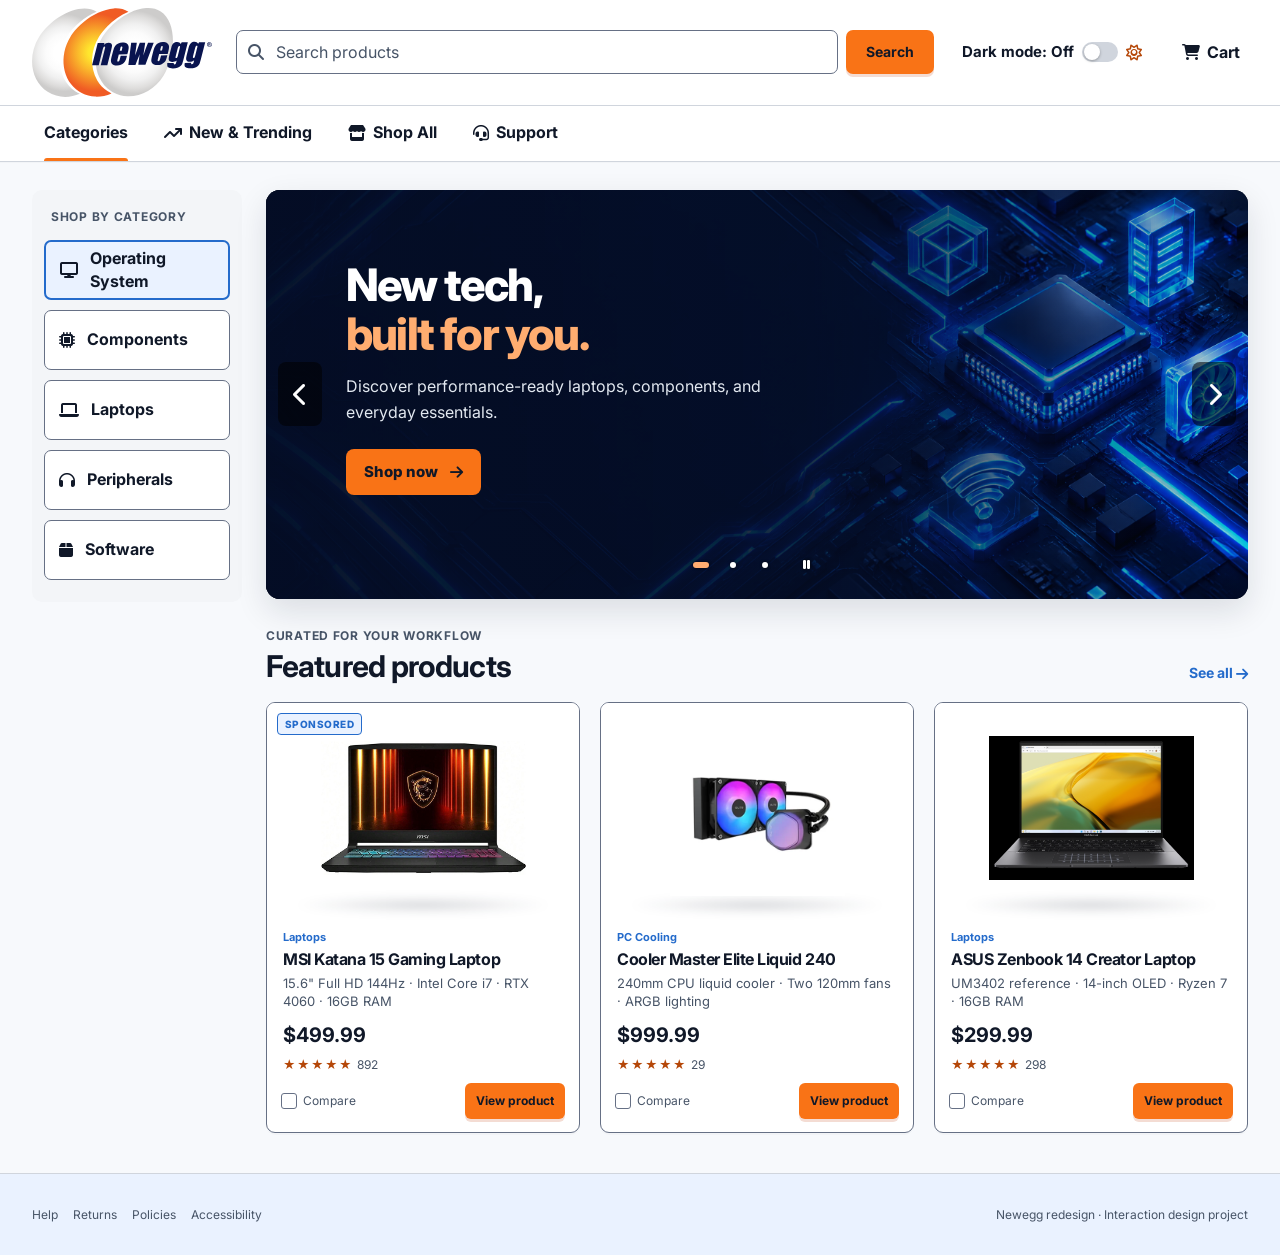
<file: index.html>
<!doctype html>
<html lang="en">

<head>
  <meta charset="UTF-8" />
  <meta name="viewport" content="width=device-width, initial-scale=1.0" />
  <meta name="description" content="Responsive Newegg redesign prototype for an interaction design course." />
  <title>Newegg Redesign | Home</title>
  <link rel="preconnect" href="https://fonts.googleapis.com" />
  <link rel="preconnect" href="https://fonts.gstatic.com" crossorigin />
  <link href="https://fonts.googleapis.com/css2?family=Inter:wght@400;500;600;700;800&display=swap" rel="stylesheet" />
  <link rel="stylesheet" href="https://cdnjs.cloudflare.com/ajax/libs/font-awesome/6.7.2/css/all.min.css" />
  <link rel="stylesheet" href="./styles.css" />
  <script>
    // Apply the saved theme before displaying the page.
    try {
      document.documentElement.dataset.theme =
        localStorage.getItem("theme") === "dark" ? "dark" : "light";
    } catch (error) {
      document.documentElement.dataset.theme = "light";
    }
  </script>
</head>

<body class="page-home">
  <a class="skip-link" href="#main-content">Skip to content</a>

  <header class="site-header">
    <div class="header-main shell">
      <button class="hamburger" type="button" data-menu-toggle aria-controls="mobile-navigation"
        aria-label="Open navigation" aria-expanded="false">
        <i class="fa-solid fa-bars"></i>
      </button>
      <a class="brand" href="index.html" aria-label="Newegg home">
        <img class="brand-logo" src="./assets/newegg-logo.svg" alt="Newegg" />
      </a>
      <form class="search-form desktop-search" data-search-form>
        <label class="sr-only" for="desktop-search">Search products</label>
        <div class="search-input-wrap"><i class="fa-solid fa-magnifying-glass"></i><input id="desktop-search"
            name="query" placeholder="Search products" /></div>
        <button class="btn btn-primary" type="submit">Search</button>
      </form>
      <div class="header-actions">
        <button class="theme-control" type="button" data-theme-toggle aria-label="Switch color theme"><span
            class="theme-label">Dark mode</span><span class="switch"><i></i></span><span class="theme-icon"><i
              class="fa-regular fa-sun"></i></span></button>
        <a class="cart-link" href="product.html" aria-label="Cart"><i class="fa-solid fa-cart-shopping"></i><span
            class="desktop-only">Cart</span><b class="cart-count" hidden>0</b></a>
      </div>
    </div>
    <div class="mobile-search shell">
      <form class="search-form" data-search-form>
        <label class="sr-only" for="mobile-search">Search products</label>
        <div class="search-input-wrap"><i class="fa-solid fa-magnifying-glass"></i><input id="mobile-search"
            name="query" placeholder="Search products" /></div>
        <button class="btn btn-primary" type="submit">Search</button>
      </form>
    </div>
    <nav class="desktop-nav" aria-label="Primary navigation">
      <div class="shell nav-inner">
        <a class="nav-link is-active" href="index.html"><span>Categories</span></a>
        <a class="nav-link" href="search.html"><i class="fa-solid fa-arrow-trend-up"></i><span>New &amp;
            Trending</span></a>
        <a class="nav-link" href="search.html"><i class="fa-solid fa-store" aria-hidden="true"></i><span>Shop
            All</span></a>
        <a class="nav-link" href="support.html"><i class="fa-solid fa-headset"></i><span>Support</span></a>
      </div>
    </nav>
    <div class="mobile-menu" id="mobile-navigation" aria-hidden="true">
      <div class="mobile-menu__backdrop" data-menu-close></div>
      <nav class="mobile-menu__panel" aria-label="Mobile navigation">
        <p>Explore</p>
        <a class="mobile-nav-link is-active" href="index.html"><i class="fa-solid fa-display"></i><span>Home</span><i
            class="fa-solid fa-arrow-right"></i></a>
        <a class="mobile-nav-link" href="search.html"><i class="fa-solid fa-arrow-trend-up"></i><span>New &amp;
            Trending</span><i class="fa-solid fa-arrow-right"></i></a>
        <a class="mobile-nav-link" href="search.html">
          <i class="fa-solid fa-store" aria-hidden="true"></i>
          <span>Shop All</span>
          <i class="fa-solid fa-arrow-right" aria-hidden="true"></i>
        </a>
        <a class="mobile-nav-link" href="support.html"><i class="fa-solid fa-headset"></i><span>Support</span><i
            class="fa-solid fa-arrow-right"></i></a>
        <button class="mobile-menu__theme" type="button" data-theme-toggle><i class="fa-regular fa-moon"></i> Switch to
          dark mode</button>
      </nav>
    </div>
  </header>

  <main id="main-content" class="page">
    <section class="home-grid shell">
      <aside class="category-rail" aria-label="Shop by category">
        <div class="section-kicker">Shop by category</div>
        <button class="category-button is-selected" type="button"><i class="fa-solid fa-display"></i><span>Operating
            System</span></button>
        <button class="category-button" type="button"><i
            class="fa-solid fa-microchip"></i><span>Components</span></button>
        <button class="category-button" type="button"><i class="fa-solid fa-laptop"></i><span>Laptops</span></button>
        <button class="category-button" type="button"><i
            class="fa-solid fa-headphones"></i><span>Peripherals</span></button>
        <button class="category-button" type="button"><i class="fa-solid fa-box"></i><span>Software</span></button>
      </aside>

      <div class="home-main">
        <section class="promo-carousel" data-promo-carousel aria-label="Featured promotions"
          aria-roledescription="carousel">

          <div class="promo-viewport">
            <div class="promo-track">

              <div class="promo-slide promo-slide--tech" role="group" aria-roledescription="slide"
                aria-label="1 of 3: New technology">

                <div class="promo-copy">
                  <h1>New tech,<br><span>built for you.</span></h1>

                  <p>
                    Discover performance-ready laptops, components,
                    and everyday essentials.
                  </p>

                  <a class="promo-button" href="search.html">
                    Shop now
                    <i class="fa-solid fa-arrow-right" aria-hidden="true"></i>
                  </a>
                </div>
              </div>

              <div class="promo-slide promo-slide--banner" role="group" aria-roledescription="slide"
                aria-label="2 of 3: Made for gaming" aria-hidden="true" inert>

                <a class="promo-banner-link" href="search.html">
                  <img src="./assets/banner2.png" width="1880" height="780"
                    alt="Made for gaming. Shop PCs, consoles, monitors, games, and accessories." />
                </a>

                <div class="promo-mobile-copy">
                  <h2>Made for gaming</h2>
                  <p>PCs, consoles, monitors, and accessories for your setup.</p>
                  <a class="promo-button" href="search.html">
                    Shop gaming
                    <i class="fa-solid fa-arrow-right" aria-hidden="true"></i>
                  </a>
                </div>
              </div>

              <div class="promo-slide promo-slide--banner" role="group" aria-roledescription="slide"
                aria-label="3 of 3: ASUS laptop promotion" aria-hidden="true" inert>

                <a class="promo-banner-link" href="search.html">
                  <img src="./assets/banner3.png" width="943" height="387"
                    alt="Top gifts. Top deals. Give ASUS. Explore ASUS laptop offers." />
                </a>

                <div class="promo-mobile-copy">
                  <h2>Top gifts. Top deals.</h2>
                  <p>Explore ASUS laptops for your next upgrade.</p>
                  <a class="promo-button" href="search.html">
                    Shop ASUS
                    <i class="fa-solid fa-arrow-right" aria-hidden="true"></i>
                  </a>
                </div>
              </div>


            </div>
          </div>

          <div class="promo-controls">
            <button class="promo-arrow promo-arrow--prev" type="button" data-promo-prev aria-label="Previous promotion">
              <i class="fa-solid fa-chevron-left" aria-hidden="true"></i>
            </button>

            <button class="promo-arrow promo-arrow--next" type="button" data-promo-next aria-label="Next promotion">
              <i class="fa-solid fa-chevron-right" aria-hidden="true"></i>
            </button>

            <div class="promo-dots" role="group" aria-label="Choose a promotion">
              <button class="promo-dot" type="button" data-promo-dot="0" aria-label="Show promotion 1"
                aria-pressed="true"></button>

              <button class="promo-dot" type="button" data-promo-dot="1" aria-label="Show promotion 2"
                aria-pressed="false"></button>

              <button class="promo-dot" type="button" data-promo-dot="2" aria-label="Show promotion 3"
                aria-pressed="false"></button>
            </div>

            <button class="promo-pause" type="button" data-promo-pause aria-label="Pause automatic promotions">
              <i class="fa-solid fa-pause" aria-hidden="true"></i>
            </button>
          </div>

          <p class="sr-only" data-promo-status role="status" aria-live="polite" aria-atomic="true"></p>
        </section>

        <section class="featured-section">
          <div class="section-heading">
            <div><span class="section-kicker">Curated for your workflow</span>
              <h2>Featured products</h2>
            </div><a class="text-link" href="search.html">See all <i class="fa-solid fa-arrow-right"></i></a>
          </div>
          <div class="featured-grid">
            <article class="product-card">
              <div class="product-card__media"><span class="sponsored">Sponsored</span><img class="product-image"
                  src="./assets/MSIKatana.png" alt="Katana 15 Gaming Laptop" /></div>
              <div class="product-card__body">
                <p class="product-card__eyebrow">Laptops</p>
                <h3>MSI Katana 15 Gaming Laptop</h3>
                <p class="product-card__desc">15.6&quot; FHD 144 Hz | Intel Core i7 | RTX 4060 | 16GB RAM</p>
                <div class="product-card__price">$499.99</div>
                <div class="rating">★★★★★ <span>892</span></div>
              </div>
              <div class="product-card__actions"><label class="compare-check"><input type="checkbox"
                    data-compare /><span></span>Compare</label><a class="btn btn-primary btn-sm"
                  href="product.html">View product</a></div>
            </article>
            <article class="product-card">
              <div class="product-card__media"><img class="product-image" src="./assets/CoolerMaster.png"
                  alt="Elite Liquid desktop" /></div>
              <div class="product-card__body">
                <p class="product-card__eyebrow">Components</p>
                <h3>Cooler Master Elite Liquid 240</h3>
                <p class="product-card__desc">Quiet performance desktop for gaming and streaming.</p>
                <div class="product-card__price">$999.99</div>
                <div class="rating">★★★★★ <span>29</span></div>
              </div>
              <div class="product-card__actions"><label class="compare-check"><input type="checkbox"
                    data-compare /><span></span>Compare</label><a class="btn btn-primary btn-sm"
                  href="product.html">View product</a></div>
            </article>
            <article class="product-card">
              <div class="product-card__media"><img class="product-image" src="./assets/AsusZenbook.png"
                  alt="Zenbook creator laptop" /></div>
              <div class="product-card__body">
                <p class="product-card__eyebrow">Laptops</p>
                <h3>ASUS Zenbook 14 Laptop</h3>
                <p class="product-card__desc">14&quot; 2.8K OLED | AMD Ryzen 7 | 16GB RAM</p>
                <div class="product-card__price">$1,299.99</div>
                <div class="rating">★★★★★ <span>291</span></div>
              </div>
              <div class="product-card__actions"><label class="compare-check"><input type="checkbox"
                    data-compare /><span></span>Compare</label><a class="btn btn-primary btn-sm"
                  href="product.html">View product</a></div>
            </article>
          </div>
        </section>
      </div>
    </section>
  </main>

  <footer class="site-footer">
    <div class="shell"><span>Help</span><span>Returns</span><span>Policies</span><span>Accessibility</span><span
        class="footer-note">Newegg redesign · Interaction design project</span></div>
  </footer>
  <div class="toast" role="status" hidden></div>
  <script src="./app.js"></script>
</body>

</html>
</file>
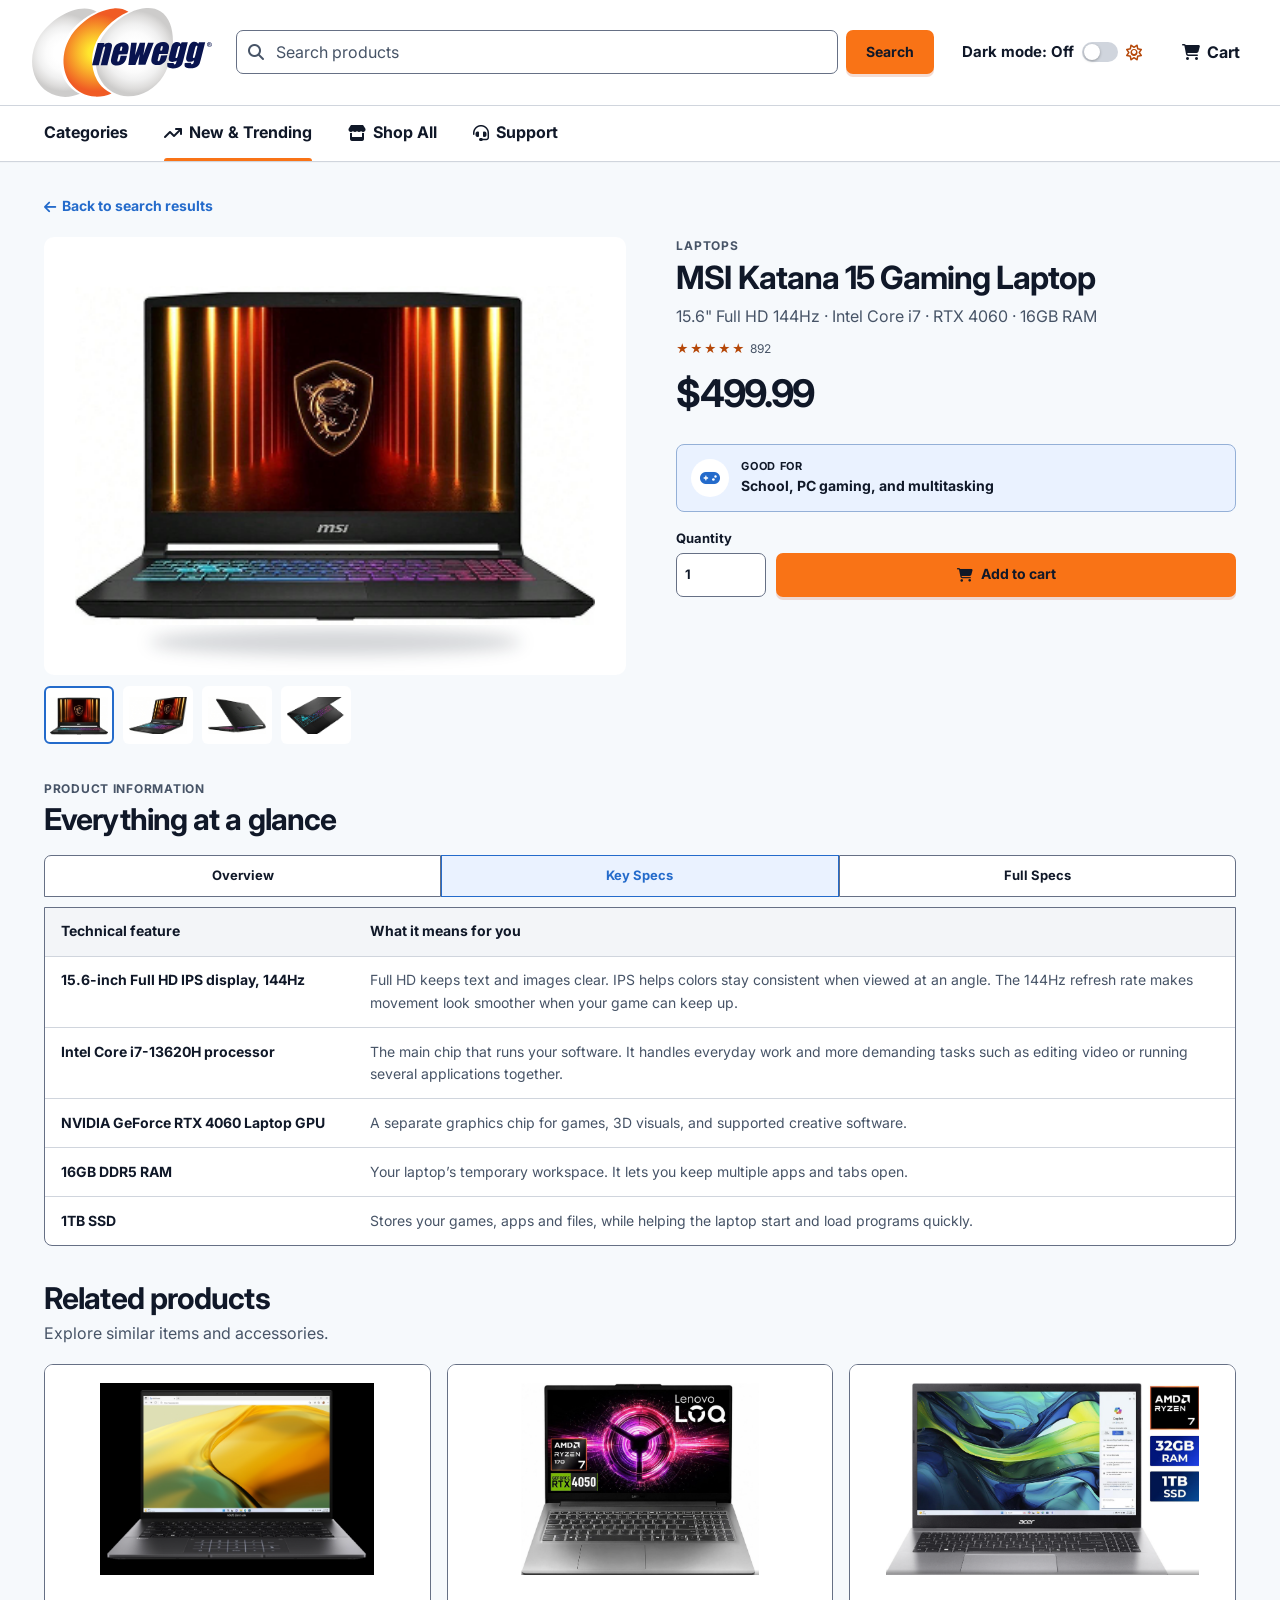
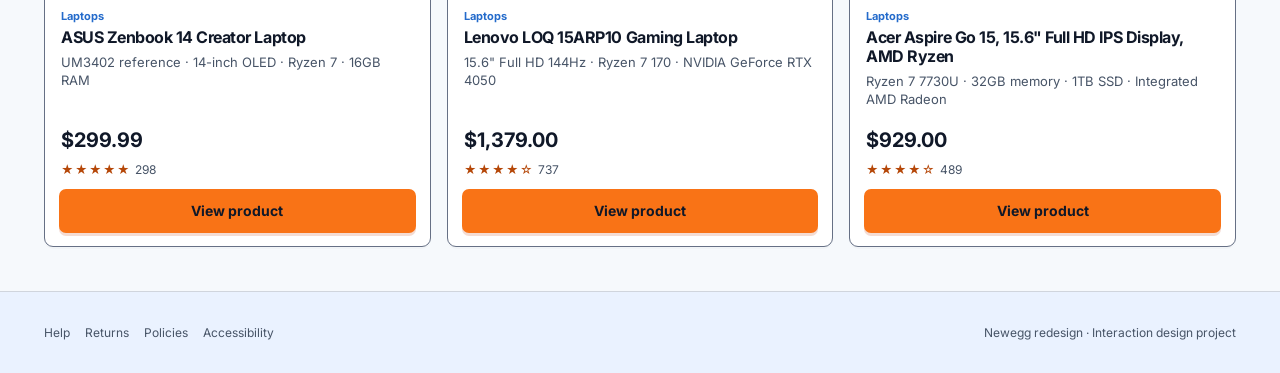
<file: product.html>
<!doctype html>
<html lang="en">

<head>
  <meta charset="UTF-8" />
  <meta name="viewport" content="width=device-width, initial-scale=1.0" />
  <meta name="description" content="Product details for the Newegg redesign prototype." />
  <title>Newegg Redesign | Product Details</title>
  <link rel="preconnect" href="https://fonts.googleapis.com" />
  <link rel="preconnect" href="https://fonts.gstatic.com" crossorigin />
  <link href="https://fonts.googleapis.com/css2?family=Inter:wght@400;500;600;700;800&display=swap" rel="stylesheet" />
  <link rel="stylesheet" href="https://cdnjs.cloudflare.com/ajax/libs/font-awesome/6.7.2/css/all.min.css" />
  <link rel="stylesheet" href="./styles.css" />
  <script>
    // Apply the saved theme before displaying the page.
    try {
      document.documentElement.dataset.theme =
        localStorage.getItem("theme") === "dark" ? "dark" : "light";
    } catch (error) {
      document.documentElement.dataset.theme = "light";
    }
  </script>
</head>

<body class="page-product">
  <a class="skip-link" href="#main-content">Skip to content</a>
  <header class="site-header">
    <div class="header-main shell"><button class="hamburger" type="button" data-menu-toggle
        aria-controls="mobile-navigation" aria-label="Open navigation" aria-expanded="false"><i
          class="fa-solid fa-bars"></i></button><a class="brand" href="index.html" aria-label="Newegg home">
        <img class="brand-logo" src="./assets/newegg-logo.svg" alt="Newegg" />
      </a>
      <form class="search-form desktop-search" data-search-form><label class="sr-only" for="desktop-search">Search
          products</label>
        <div class="search-input-wrap"><i class="fa-solid fa-magnifying-glass"></i><input id="desktop-search"
            name="query" placeholder="Search products" /></div><button class="btn btn-primary"
          type="submit">Search</button>
      </form>
      <div class="header-actions"><button class="theme-control" type="button" data-theme-toggle><span
            class="theme-label">Dark mode</span><span class="switch"><i></i></span><span class="theme-icon"><i
              class="fa-regular fa-sun"></i></span></button><a class="cart-link" href="product.html"
          aria-label="Cart"><i class="fa-solid fa-cart-shopping"></i><span class="desktop-only">Cart</span><b
            class="cart-count" hidden>0</b></a></div>
    </div>
    <div class="mobile-search shell">
      <form class="search-form" data-search-form><label class="sr-only" for="mobile-search">Search products</label>
        <div class="search-input-wrap"><i class="fa-solid fa-magnifying-glass"></i><input id="mobile-search"
            name="query" placeholder="Search products" /></div><button class="btn btn-primary"
          type="submit">Search</button>
      </form>
    </div>
    <nav class="desktop-nav" aria-label="Primary navigation">
      <div class="shell nav-inner">
        <a class="nav-link" href="index.html"><span>Categories</span></a>
        <a class="nav-link is-active" href="search.html"><i class="fa-solid fa-arrow-trend-up"></i><span>New &amp;
            Trending</span></a>
        <a class="nav-link" href="search.html"><i class="fa-solid fa-store" aria-hidden="true"></i><span>Shop
            All</span></a>
        <a class="nav-link" href="support.html"><i class="fa-solid fa-headset"></i><span>Support</span></a>
      </div>
    </nav>
    <div class="mobile-menu" id="mobile-navigation" aria-hidden="true">
      <div class="mobile-menu__backdrop" data-menu-close></div>
      <nav class="mobile-menu__panel" aria-label="Mobile navigation">
        <p>Explore</p><a class="mobile-nav-link" href="index.html"><i
            class="fa-solid fa-display"></i><span>Home</span><i class="fa-solid fa-arrow-right"></i></a><a
          class="mobile-nav-link is-active" href="search.html"><i class="fa-solid fa-arrow-trend-up"></i><span>New &amp;
            Trending</span><i class="fa-solid fa-arrow-right"></i></a><a class="mobile-nav-link" href="search.html"><i
            class="fa-solid fa-store"></i><span>Shop All</span><i class="fa-solid fa-arrow-right"></i></a><a
          class="mobile-nav-link" href="support.html"><i class="fa-solid fa-headset"></i><span>Support</span><i
            class="fa-solid fa-arrow-right"></i></a>
        <button class="mobile-menu__theme" type="button" data-theme-toggle><i class="fa-regular fa-moon"></i> Switch to
          dark
          mode</button>
      </nav>
    </div>
  </header>

  <main id="main-content" class="page">
    <section class="product-page shell">
      <a href="search.html" class="back-link"><i class="fa-solid fa-arrow-left"></i>&nbsp; Back to search results</a>
      <div class="product-layout">
        <div class="gallery">
          <div class="gallery-main"><img class="gallery-main-image" src="./assets/MSIKatana.png"
              alt="Katana 15 Gaming Laptop" /></div>
          <div class="gallery-thumbs"><button class="gallery-thumb is-selected" type="button"><img class="product-image"
                src="./assets/MSIKatana.png" alt="Product image 1" /></button><button class="gallery-thumb"
              type="button"><img class="product-image" src="./assets/GalleryProduct1.png"
                alt="Product image 2" /></button><button class="gallery-thumb" type="button"><img class="product-image"
                src="./assets/GalleryProduct2.png" alt="Product image 3" /></button><button class="gallery-thumb"
              type="button"><img class="product-image" src="./assets/GalleryProduct3.png"
                alt="Product image 4" /></button></div>
        </div>
        <div class="product-info">
          <p class="section-kicker">Gaming laptop</p>
          <h1>MSI Katana 15 Gaming Laptop</h1>
          <p class="product-subtitle">15.6&quot; FHD 144 Hz | Intel Core i7 | RTX 4060 | 16GB RAM</p>
          <div class="rating">★★★★★ <span>892</span></div>
          <div class="product-price">$499.99</div>
          <p class="stock-status"><span></span>In-stock <small>Free shipping</small></p>
          <div class="good-for"><span><i class="fa-solid fa-gamepad"></i></span>
            <div><b>Good for</b>
              <p>School, gaming, and multitasking</p>
            </div>
          </div>
          <div class="purchase-row">
            <label for="quantity">
              Quantity
              <input id="quantity" name="quantity" type="number" min="1" step="1" value="1" required>
            </label>

            <button class="btn btn-primary add-cart" type="button" data-add-cart>
              <i class="fa-solid fa-cart-shopping"></i>
              Add to cart
            </button>
          </div>
          <div class="cart-feedback" hidden><i class="fa-solid fa-check"></i> Cart updated</div>
        </div>
      </div>
      <section class="product-details" aria-labelledby="product-information-title">
        <div class="section-heading">
          <div>
            <span class="section-kicker">Product information</span>
            <h2 id="product-information-title">Everything at a glance</h2>
          </div>
        </div>

        <div class="product-tabs" role="tablist" aria-label="Product information">
          <button id="tab-overview" type="button" role="tab" data-product-tab aria-controls="panel-overview"
            aria-selected="false" tabindex="-1">
            Overview
          </button>

          <button id="tab-key-specs" type="button" role="tab" data-product-tab class="is-active"
            aria-controls="panel-key-specs" aria-selected="true" tabindex="0">
            Key Specs
          </button>

          <button id="tab-full-specs" type="button" role="tab" data-product-tab aria-controls="panel-full-specs"
            aria-selected="false" tabindex="-1">
            Full Specs
          </button>
        </div>

        <div id="panel-overview" class="specs-panel" role="tabpanel" aria-labelledby="tab-overview" tabindex="0" hidden>
          <p data-product-overview>
            15.6" FHD 144 Hz | Intel Core i7 | RTX 4060 | 16GB RAM
          </p>
        </div>

        <div id="panel-key-specs" class="specs-panel" role="tabpanel" aria-labelledby="tab-key-specs" tabindex="0">
          <div class="spec-row">
            <i class="fa-solid fa-microchip" aria-hidden="true"></i>
            <strong>Processor</strong>
            <span>Handles everyday tasks and demanding games</span>
          </div>

          <div class="spec-row">
            <i class="fa-solid fa-display" aria-hidden="true"></i>
            <strong>Graphics</strong>
            <span>Powers high frame rates and realistic visuals</span>
          </div>

          <div class="spec-row">
            <i class="fa-solid fa-memory" aria-hidden="true"></i>
            <strong>Memory</strong>
            <span>Runs multiple programs smoothly</span>
          </div>

          <div class="spec-row">
            <i class="fa-solid fa-box" aria-hidden="true"></i>
            <strong>Storage</strong>
            <span>Stores files, games, and apps</span>
          </div>
        </div>

        <div id="panel-full-specs" class="specs-panel" role="tabpanel" aria-labelledby="tab-full-specs" tabindex="0"
          hidden>
          <p data-product-full-specs>
            15.6" FHD 144 Hz | Intel Core i7 | RTX 4060 | 16GB RAM
          </p>
          <p>Additional specifications are not available in this prototype.</p>
        </div>
      </section>

      <section class="related-products" aria-labelledby="related-products-title">
        <div class="section-heading">
          <div>
            <h2 id="related-products-title">Related products</h2>
            <p>Explore similar items and accessories.</p>
          </div>
        </div>

        <div class="related-products__grid">

          
        </div>
      </section>
    </section>
  </main>
  <footer class="site-footer">
    <div class="shell"><span>Help</span><span>Returns</span><span>Policies</span><span>Accessibility</span><span
        class="footer-note">Newegg redesign · Interaction design project</span></div>
  </footer>
  <div class="toast" role="status" hidden></div>
  <dialog id="checkout" aria-labelledby="checkout-title">
    <button type="button" id="close-checkout" aria-label="Close checkout">×</button>

    <div id="checkout-content"></div>
  </dialog>
  <script src="./app.js"></script>
</body>

</html>
</file>
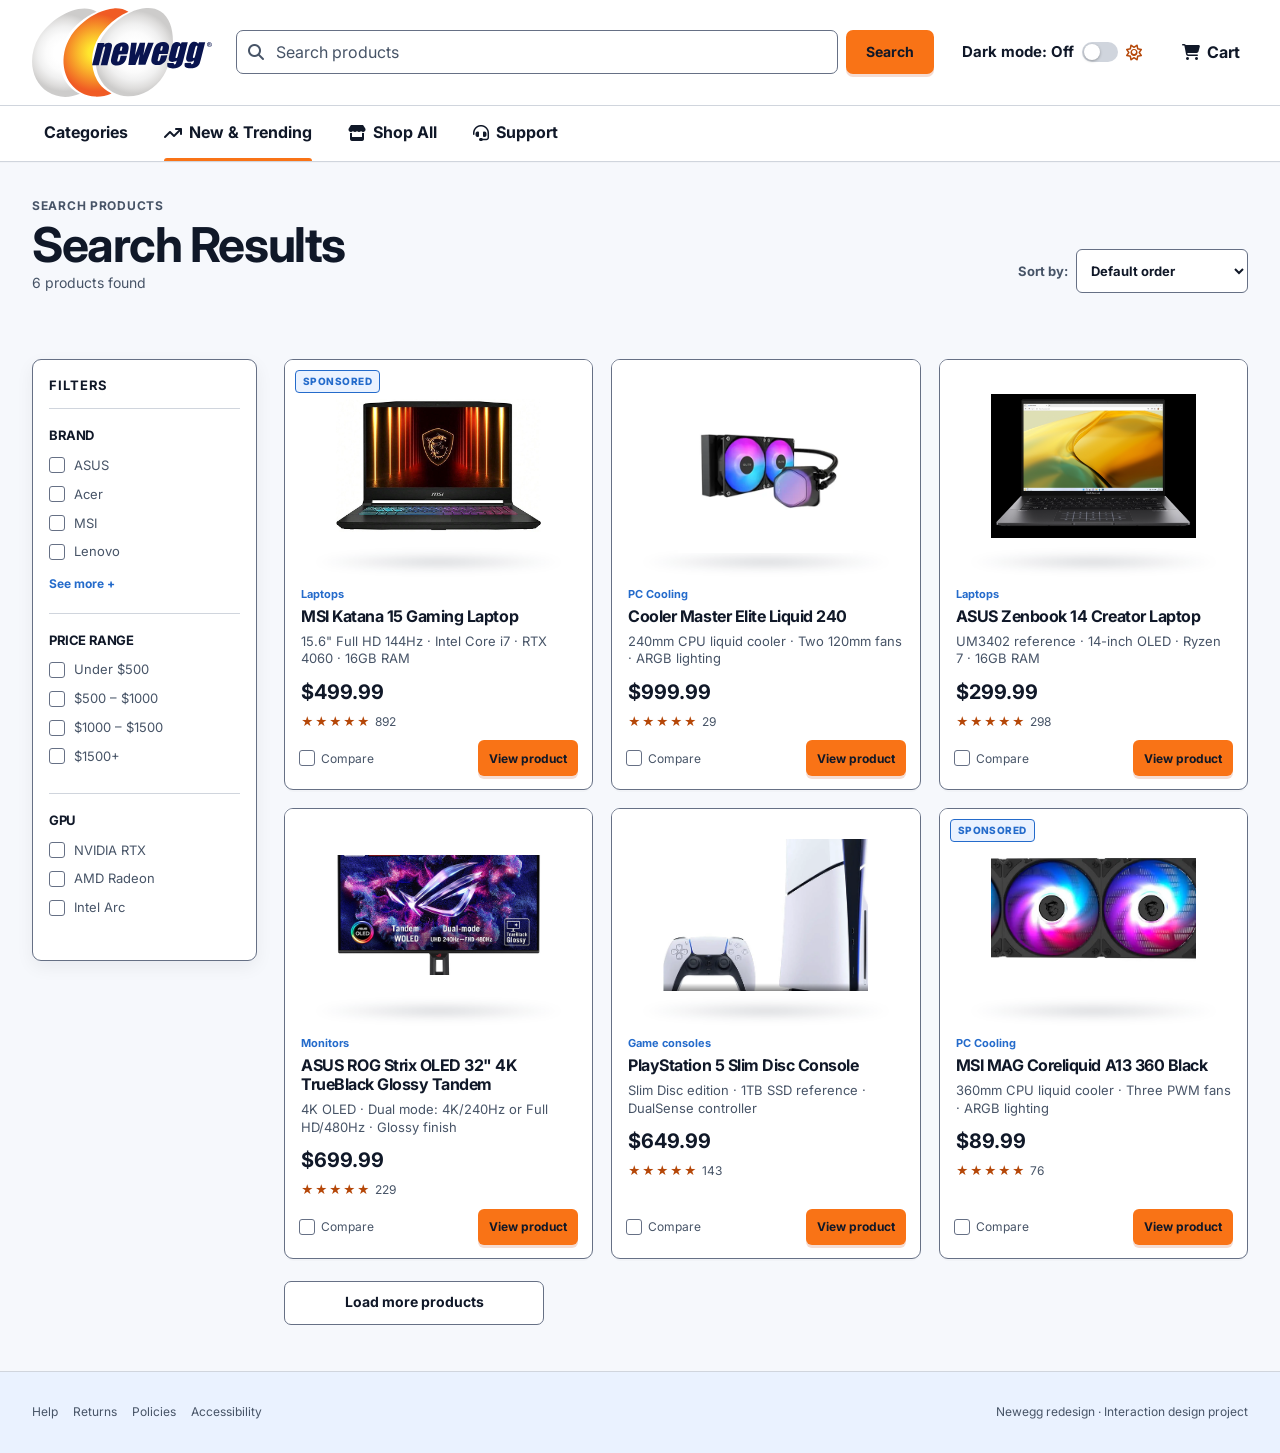
<file: search.html>
<!doctype html>
<html lang="en">

<head>
  <meta charset="UTF-8" />
  <meta name="viewport" content="width=device-width, initial-scale=1.0" />
  <meta name="description" content="Search results for the Newegg redesign prototype." />
  <title>Newegg Redesign | Search Results</title>
  <link rel="preconnect" href="https://fonts.googleapis.com" />
  <link rel="preconnect" href="https://fonts.gstatic.com" crossorigin />
  <link href="https://fonts.googleapis.com/css2?family=Inter:wght@400;500;600;700;800&display=swap" rel="stylesheet" />
  <link rel="stylesheet" href="https://cdnjs.cloudflare.com/ajax/libs/font-awesome/6.7.2/css/all.min.css" />
  <link rel="stylesheet" href="./styles.css" />
  <script>
    // Apply the saved theme before displaying the page.
    try {
      document.documentElement.dataset.theme =
        localStorage.getItem("theme") === "dark" ? "dark" : "light";
    } catch (error) {
      document.documentElement.dataset.theme = "light";
    }
  </script>
</head>

<body class="page-search">
  <a class="skip-link" href="#main-content">Skip to content</a>
  <header class="site-header">
    <div class="header-main shell"><button class="hamburger" type="button" data-menu-toggle
        aria-controls="mobile-navigation" aria-label="Open navigation" aria-expanded="false"><i
          class="fa-solid fa-bars"></i></button><a class="brand" href="index.html" aria-label="Newegg home">
        <img class="brand-logo" src="./assets/newegg-logo.svg" alt="Newegg" />
      </a>
      <form class="search-form desktop-search" data-search-form><label class="sr-only" for="desktop-search">Search
          products</label>
        <div class="search-input-wrap"><i class="fa-solid fa-magnifying-glass"></i><input id="desktop-search"
            name="query" placeholder="Search products" /></div><button class="btn btn-primary"
          type="submit">Search</button>
      </form>
      <div class="header-actions"><button class="theme-control" type="button" data-theme-toggle><span
            class="theme-label">Dark mode</span><span class="switch"><i></i></span><span class="theme-icon"><i
              class="fa-regular fa-sun"></i></span></button><a class="cart-link" href="product.html"
          aria-label="Cart"><i class="fa-solid fa-cart-shopping"></i><span class="desktop-only">Cart</span><b
            class="cart-count" hidden>0</b></a></div>
    </div>
    <div class="mobile-search shell">
      <form class="search-form" data-search-form><label class="sr-only" for="mobile-search">Search products</label>
        <div class="search-input-wrap"><i class="fa-solid fa-magnifying-glass"></i><input id="mobile-search"
            name="query" placeholder="Search products" /></div><button class="btn btn-primary"
          type="submit">Search</button>
      </form>
    </div>
    <nav class="desktop-nav" aria-label="Primary navigation">
      <div class="shell nav-inner">
        <a class="nav-link" href="index.html?tab=categories" data-nav="categories"><span>Categories</span></a>
        <a class="nav-link is-active" href="search.html?tab=trending" data-nav="trending"><i
            class="fa-solid fa-arrow-trend-up"></i><span>New &amp; Trending</span></a>
        <a class="nav-link" href="search.html">
          <i class="fa-solid fa-store" aria-hidden="true"></i>
          <span>Shop All</span>
        </a>
        <a class="nav-link" href="support.html?tab=support" data-nav="support"><i
            class="fa-solid fa-headset"></i><span>Support</span></a>
      </div>
    </nav>
    <div class="mobile-menu" id="mobile-navigation" aria-hidden="true">
      <div class="mobile-menu__backdrop" data-menu-close></div>
      <nav class="mobile-menu__panel" aria-label="Mobile navigation">
        <p>Explore</p><a class="mobile-nav-link" href="index.html"><i
            class="fa-solid fa-display"></i><span>Home</span><i class="fa-solid fa-arrow-right"></i></a><a
          class="mobile-nav-link is-active" href="search.html"><i class="fa-solid fa-arrow-trend-up"></i><span>New &amp;
            Trending</span><i class="fa-solid fa-arrow-right"></i></a><a class="mobile-nav-link" href="search.html"><i
            class="fa-solid fa-store"></i><span>Shop All</span><i class="fa-solid fa-arrow-right"></i></a><a
          class="mobile-nav-link" href="support.html"><i class="fa-solid fa-headset"></i><span>Support</span><i
            class="fa-solid fa-arrow-right"></i></a>
        <button class="mobile-menu__theme" type="button" data-theme-toggle><i class="fa-regular fa-moon"></i> Switch to
          dark mode</button>
      </nav>
    </div>
  </header>

  <main id="main-content" class="page">
    <section class="search-page shell">
      <div class="search-page__top">
        <div>
          <p class="section-kicker">Search products</p>
          <h1>Search Results</h1>
          <p class="results-meta">Gaming laptop · 24 results</p>
        </div>
        <div class="sort-control"><label for="sort">Sort by:</label><select id="sort">
            <option>Default order</option>
            <option>Price: low to high</option>
            <option>Price: high to low</option>
          </select></div>
      </div>
      <div class="mobile-filter-row"><button class="filter-trigger" type="button" data-filter-open><i
            class="fa-solid fa-sliders"></i> Filters</button>
        <div class="mobile-sort"><span>Sort:</span><button type="button" data-filter-open>Relevance <i
              class="fa-solid fa-chevron-down"></i></button></div>
      </div>
      <div class="chips"><button class="chip" type="button" data-remove-chip>MSI <span>×</span></button><button
          class="chip" type="button" data-remove-chip>$500 – $1000 <span>×</span></button><button class="chip"
          type="button" data-remove-chip>NVIDIA RTX <span>×</span></button><button class="chip chip-clear" type="button"
          data-clear-chips>Clear all</button></div>
      <div class="search-layout">
        <aside class="filters-panel">
          <div class="filter-content">
            <div class="filter-drawer__heading"><strong>Filters</strong></div>
            <div class="filter-group">
              <h3>Brand</h3><label class="filter-option"><input type="checkbox" /><span></span>ASUS</label><label
                class="filter-option"><input type="checkbox" /><span></span>Acer</label><label
                class="filter-option"><input type="checkbox" checked /><span></span>MSI</label><label
                class="filter-option"><input type="checkbox" /><span></span>Lenovo</label><button class="filter-more"
                type="button">See more +</button>
            </div>
            <div class="filter-group">
              <h3>Price range</h3><label class="filter-option"><input type="checkbox" /><span></span>Under
                $500</label><label class="filter-option"><input type="checkbox" checked /><span></span>$500 –
                $1000</label><label class="filter-option"><input type="checkbox" /><span></span>$1000 –
                $1500</label><label class="filter-option"><input type="checkbox" /><span></span>$1500+</label>
            </div>
            <div class="filter-group">
              <h3>GPU</h3><label class="filter-option"><input type="checkbox" checked /><span></span>NVIDIA
                RTX</label><label class="filter-option"><input type="checkbox" /><span></span>AMD Radeon</label><label
                class="filter-option"><input type="checkbox" /><span></span>Intel Arc</label>
            </div>
          </div>
        </aside>
        <section class="results-area">
          <div class="results-grid">
            <article class="product-card">
              <div class="product-card__media"><span class="sponsored">Sponsored</span><img class="product-image"
                  src="./assets/MSIKatana.png" alt="Katana 15 Gaming Laptop" /></div>
              <div class="product-card__body">
                <p class="product-card__eyebrow">Laptops</p>
                <h3>MSI Katana 15 Gaming Laptop</h3>
                <p class="product-card__desc">15.6&quot; FHD 144 Hz | Intel Core i7 | RTX 4060 | 16GB RAM</p>
                <div class="product-card__price">$499.99</div>
                <div class="rating">★★★★★ <span>892</span></div>
              </div>
              <div class="product-card__actions"><label class="compare-check"><input type="checkbox"
                    data-compare /><span></span>Compare</label><a class="btn btn-primary btn-sm"
                  href="product.html">View product</a></div>
            </article>
            <article class="product-card">
              <div class="product-card__media"><img class="product-image" src="./assets/CoolerMaster.png"
                  alt="Elite Liquid desktop" /></div>
              <div class="product-card__body">
                <p class="product-card__eyebrow">Components</p>
                <h3>Cooler Master Elite Liquid 240</h3>
                <p class="product-card__desc">Quiet performance desktop for gaming and streaming.</p>
                <div class="product-card__price">$999.99</div>
                <div class="rating">★★★★★ <span>29</span></div>
              </div>
              <div class="product-card__actions"><label class="compare-check"><input type="checkbox"
                    data-compare /><span></span>Compare</label><a class="btn btn-primary btn-sm"
                  href="product.html">View product</a></div>
            </article>
            <article class="product-card">
              <div class="product-card__media"><img class="product-image" src="./assets/AsusZenbook.png"
                  alt="Zenbook creator laptop" /></div>
              <div class="product-card__body">
                <p class="product-card__eyebrow">Laptops</p>
                <h3>ASUS Zenbook 14 Creator Laptop</h3>
                <p class="product-card__desc">14&quot; 2.8K OLED | AMD Ryzen 7 | 16GB RAM</p>
                <div class="product-card__price">$299.99</div>
                <div class="rating">★★★★★ <span>298</span></div>
              </div>
              <div class="product-card__actions"><label class="compare-check"><input type="checkbox"
                    data-compare /><span></span>Compare</label><a class="btn btn-primary btn-sm"
                  href="product.html">View product</a></div>
            </article>
            <article class="product-card">
              <div class="product-card__media"><img class="product-image" src="./assets/AsusRog.png"
                  alt="Cooling fans" /></div>
              <div class="product-card__body">
                <p class="product-card__eyebrow">Components</p>
                <h3>ASUS ROG Strix OLED 32" 4K TrueBlack Glossy Tandem</h3>
                <p class="product-card__desc">Dual Mode (4K@240Hz, FHD@480Hz).</p>
                <div class="product-card__price">$699.99</div>
                <div class="rating">★★★★★ <span>229</span></div>
              </div>
              <div class="product-card__actions"><label class="compare-check"><input type="checkbox"
                    data-compare /><span></span>Compare</label><a class="btn btn-primary btn-sm"
                  href="product.html">View product</a></div>
            </article>
            <article class="product-card">
              <div class="product-card__media">
                <img class="product-image" src="./assets/PS5.png" alt="PlayStation 5 Slim Disc Console" />
              </div>
              <div class="product-card__body">
                <p class="product-card__eyebrow">Components</p>
                <h3>PlayStation 5 Slim Disc Console</h3>
                <p class="product-card__desc">Discover a deeper gaming experience with support for haptic feedback,
                  adaptive triggers, and 3D Audio technology.</p>
                <div class="product-card__price">$649.99</div>
                <div class="rating">★★★★★ <span>143</span></div>
              </div>
              <div class="product-card__actions"><label class="compare-check"><input type="checkbox"
                    data-compare /><span></span>Compare</label><a class="btn btn-primary btn-sm"
                  href="product.html">View product</a></div>
            </article>
            <article class="product-card">
              <span class="sponsored">Sponsored</span>
              <div class="product-card__media"><img class="product-image" src="./assets/MSIMag.png"
                  alt="Vision performance laptop" /></div>
              <div class="product-card__body">
                <p class="product-card__eyebrow">Laptops</p>
                <h3>MSI MAG Coreliquid A13 360 Black - AIO</h3>
                <p class="product-card__desc">Minimalist Design: Embracing the philosophy of simplicity.</p>
                <div class="product-card__price">$89.99</div>
                <div class="rating">★★★★★ <span>76</span></div>
              </div>
              <div class="product-card__actions"><label class="compare-check"><input type="checkbox"
                    data-compare /><span></span>Compare</label><a class="btn btn-primary btn-sm"
                  href="product.html">View product</a></div>
            </article>

            <article class="product-card extra-product" hidden>
              <div class="product-card__media">
                <span class="sponsored">Sponsored</span>
                <img class="product-image" src="./assets/LogitechG502.png"
                  alt="Logitech G502 HERO wired gaming mouse" />
              </div>

              <div class="product-card__body">
                <p class="product-card__eyebrow">Computer peripherals</p>
                <h3>Logitech G502 HERO High Performance Wired Gaming Mouse</h3>
                <p class="product-card__desc">Programmable RGB Lighting and Lightsync technology. Nearly 16.8 million
                  colors.</p>
                <div class="product-card__price">$34.50</div>
                <div class="rating">★★★★★ <span>76</span></div>
              </div>

              <div class="product-card__actions">
                <label class="compare-check">
                  <input type="checkbox" data-compare />
                  <span></span>Compare
                </label>
                <a class="btn btn-primary btn-sm" href="product.html">View product</a>
              </div>
            </article>

            <article class="product-card extra-product" hidden>
              <div class="product-card__media">
                <img class="product-image" src="./assets/RazerHeadset.png" alt="Razer Blackshark V2 Headset" />
              </div>

              <div class="product-card__body">
                <p class="product-card__eyebrow">Computer Peripherals</p>
                <h3>Razer BlackShark V2 HyperSpeed Wireless Gaming Headset</h3>
                <p class="product-card__desc">Hyperspeed Wireless technology. Enjoy high-performance gaming.</p>
                <div class="product-card__price">$108.99</div>
                <div class="rating">★★★★★ <span>639</span></div>
              </div>


              <div class="product-card__actions">
                <label class="compare-check">
                  <input type="checkbox" data-compare />
                  <span></span>Compare
                </label>
                <a class="btn btn-primary btn-sm" href="product.html">View product</a>
              </div>
            </article>

            <article class="product-card extra-product" hidden>
              <div class="product-card__media">
                <img class="product-image" src="./assets/VideoGame.png"
                  alt="Call of Duty: Modern Warfare 4 for Xbox Series X" />
              </div>

              <div class="product-card__body">
                <p class="product-card__eyebrow">Software</p>
                <h3>Call of Duty: Modern Warfare 4 – Xbox Series X</h3>
                <p class="product-card__desc">War erupts on the Korean Peninsula as North Korea launches an invasion.
                </p>
                <div class="product-card__price">$69.99</div>
                <div class="rating">★★★★★ <span>146</span></div>
              </div>

              <div class="product-card__actions">
                <label class="compare-check">
                  <input type="checkbox" data-compare />
                  <span></span>Compare
                </label>
                <a class="btn btn-primary btn-sm" href="product.html">View product</a>
              </div>
            </article>
            <article class="product-card extra-product" hidden>
              <div class="product-card__media">
                <img class="product-image" src="./assets/lenovo.png" alt="Lenovo LOQ 15ARP10 Gaming Laptop" />
              </div>

              <div class="product-card__body">
                <p class="product-card__eyebrow">Laptops</p>
                <h3>Lenovo LOQ 15ARP10 Gaming Laptop</h3>
                <p class="product-card__desc">
                  15.6" FHD display | AMD Ryzen 7 | NVIDIA GeForce RTX 4050
                </p>
                <div class="product-card__price">$1,379.00</div>
                <div class="rating" aria-label="4 out of 5 stars, 737 reviews">
                  ★★★★☆ <span>737</span>
                </div>
              </div>

              <div class="product-card__actions">
                <label class="compare-check">
                  <input type="checkbox" data-compare />
                  <span></span>Compare
                </label>
                <a class="btn btn-primary btn-sm" href="product.html">
                  View product
                </a>
              </div>
            </article>

            <article class="product-card extra-product" hidden>
              <div class="product-card__media">
                <img class="product-image" src="./assets/headphones.png"
                  alt="Logitech G G325 LIGHTSPEED Wireless Gaming Headset" />
              </div>

              <div class="product-card__body">
                <p class="product-card__eyebrow">Computer peripherals</p>
                <h3>Logitech G G325 LIGHTSPEED Wireless Gaming Headset</h3>
                <p class="product-card__desc">
                  Multi-Platform Compatibility – Works seamlessly with PC, Mac.
                </p>
                <div class="product-card__price">$79.99</div>
                <div class="rating" aria-label="5 out of 5 stars, 407 reviews">
                  ★★★★★ <span>407</span>
                </div>
              </div>

              <div class="product-card__actions">
                <label class="compare-check">
                  <input type="checkbox" data-compare />
                  <span></span>Compare
                </label>
                <a class="btn btn-primary btn-sm" href="product.html">
                  View product
                </a>
              </div>
            </article>

            <article class="product-card extra-product" hidden>
              <div class="product-card__media">
                <span class="sponsored">Sponsored</span>
                <img class="product-image" src="./assets/Acer.png" alt="Acer Aspire Go 15 laptop" />
              </div>

              <div class="product-card__body">
                <p class="product-card__eyebrow">Laptops</p>
                <h3>Acer Aspire Go 15, 15.6" Full HD IPS Display, AMD Ryzen</h3>
                <p class="product-card__desc">
                  Lithium Ion Battery, Up to 9.5-hour battery life.
                </p>
                <div class="product-card__price">$929.00</div>
                <div class="rating" aria-label="4 out of 5 stars, 489 reviews">
                  ★★★★☆ <span>489</span>
                </div>
              </div>

              <div class="product-card__actions">
                <label class="compare-check">
                  <input type="checkbox" data-compare />
                  <span></span>Compare
                </label>
                <a class="btn btn-primary btn-sm" href="product.html">
                  View product
                </a>
              </div>
            </article>

          </div>
          <div class="comparison-tray" hidden>
            <div class="comparison-previews"><img src="./assets/MSIKatana.png" alt="MSI Katana 15 Gaming Laptop" /><img
                src="./assets/CoolerMaster.png" alt="Cooler Master Elite Liquid 240" /></div><strong
              class="compare-message">2 product selected</strong><button class="btn btn-primary btn-sm" type="button"
              data-compare-now>Compare now</button><button class="text-button" type="button" data-clear-compare>Clear
              selection</button>
          </div>
          <button class="btn btn-secondary load-more" type="button" data-load-more>Load more products</button>
        </section>
      </div>
    </section>
    <div class="filter-drawer" aria-hidden="true">
      <div class="filter-drawer__backdrop" data-filter-close></div>
      <aside class="filter-drawer__panel">
        <div class="filter-content">
          <div class="filter-drawer__heading"><strong>Filters</strong><button class="icon-button mobile-only"
              type="button" data-filter-close aria-label="Close filters"><i class="fa-solid fa-xmark"></i></button>
          </div>
          <div class="filter-group">
            <h3>Brand</h3><label class="filter-option"><input type="checkbox" /><span></span>ASUS</label><label
              class="filter-option"><input type="checkbox" checked /><span></span>MSI</label>
          </div>
          <div class="filter-group">
            <h3>Price range</h3><label class="filter-option"><input type="checkbox" checked /><span></span>$500 –
              $1000</label>
          </div><button class="btn btn-primary filter-apply" type="button" data-filter-close>Apply filters</button>
        </div>
      </aside>
    </div>
  </main>
  <footer class="site-footer">
    <div class="shell"><span>Help</span><span>Returns</span><span>Policies</span><span>Accessibility</span><span
        class="footer-note">Newegg redesign · Interaction design project</span></div>
  </footer>
  <div class="toast" role="status" hidden></div>
  <script src="./app.js"></script>
</body>

</html>
</file>
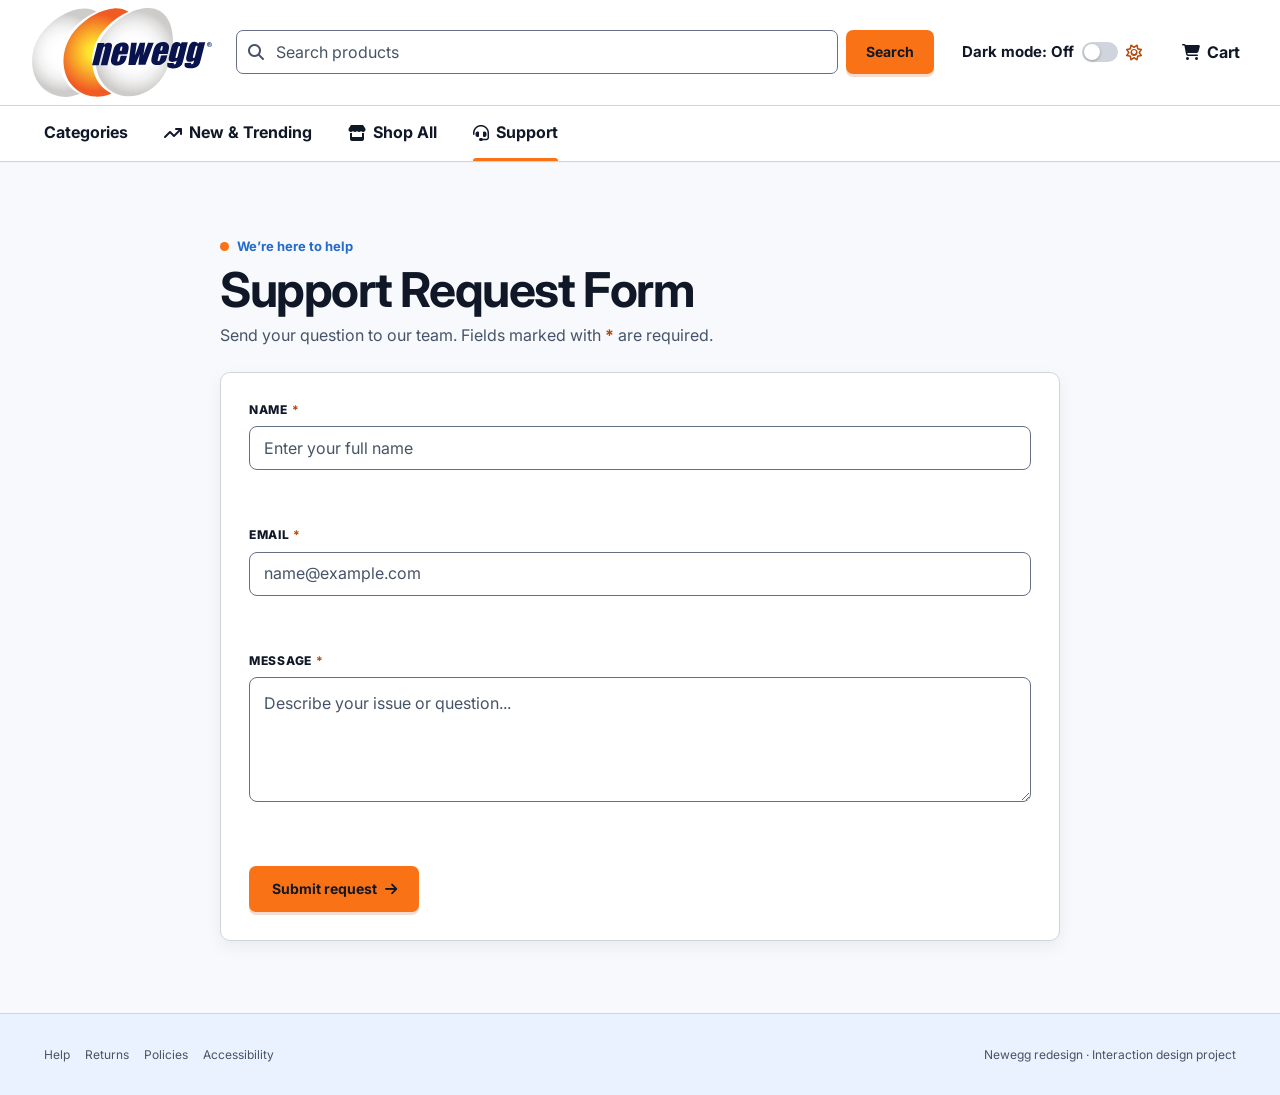
<file: support.html>
<!doctype html>
<html lang="en">

<head>
    <meta charset="UTF-8" />
    <meta name="viewport" content="width=device-width, initial-scale=1.0" />
    <meta name="description" content="Support form for the Newegg redesign prototype." />
    <title>Newegg Redesign | Support</title>
    <link rel="preconnect" href="https://fonts.googleapis.com" />
    <link rel="preconnect" href="https://fonts.gstatic.com" crossorigin />
    <link href="https://fonts.googleapis.com/css2?family=Inter:wght@400;500;600;700;800&display=swap"
        rel="stylesheet" />
    <link rel="stylesheet" href="https://cdnjs.cloudflare.com/ajax/libs/font-awesome/6.7.2/css/all.min.css" />
    <link rel="stylesheet" href="./styles.css" />
    <script>
        // Apply the saved theme before displaying the page.
        try {
            document.documentElement.dataset.theme =
                localStorage.getItem("theme") === "dark" ? "dark" : "light";
        } catch (error) {
            document.documentElement.dataset.theme = "light";
        }
    </script>
</head>

<body class="page-support">
    <a class="skip-link" href="#main-content">Skip to content</a>
    <header class="site-header">
        <div class="header-main shell"><button class="hamburger" type="button" data-menu-toggle aria-controls="mobile-navigation"
                aria-label="Open navigation" aria-expanded="false"><i class="fa-solid fa-bars"></i></button><a
                class="brand" href="index.html" aria-label="Newegg home">
                <img class="brand-logo" src="./assets/newegg-logo.svg" alt="Newegg" />
            </a>
            <form class="search-form desktop-search" data-search-form><label class="sr-only" for="desktop-search">Search
                    products</label>
                <div class="search-input-wrap"><i class="fa-solid fa-magnifying-glass"></i><input id="desktop-search"
                        name="query" placeholder="Search products" /></div><button class="btn btn-primary"
                    type="submit">Search</button>
            </form>
            <div class="header-actions"><button class="theme-control" type="button" data-theme-toggle><span
                        class="theme-label">Dark mode</span><span class="switch"><i></i></span><span
                        class="theme-icon"><i class="fa-regular fa-sun"></i></span></button><a class="cart-link" href="product.html"
                    aria-label="Cart"><i class="fa-solid fa-cart-shopping"></i><span class="desktop-only">Cart</span><b
                        class="cart-count" hidden>0</b></a></div>
        </div>
        <div class="mobile-search shell">
            <form class="search-form" data-search-form><label class="sr-only" for="mobile-search">Search
                    products</label>
                <div class="search-input-wrap"><i class="fa-solid fa-magnifying-glass"></i><input id="mobile-search"
                        name="query" placeholder="Search products" /></div><button class="btn btn-primary"
                    type="submit">Search</button>
            </form>
        </div>
        <nav class="desktop-nav" aria-label="Primary navigation">
            <div class="shell nav-inner">
                <a class="nav-link" href="index.html?tab=categories"><span>Categories</span></a>
                <a class="nav-link" href="search.html?tab=trending"><i class="fa-solid fa-arrow-trend-up"></i><span>New
                        &amp; Trending</span></a>
                <a class="nav-link" href="search.html"><i class="fa-solid fa-store" aria-hidden="true"></i><span>Shop All</span></a>
                <a class="nav-link is-active" href="support.html?tab=support"><i
                        class="fa-solid fa-headset"></i><span>Support</span></a>
            </div>
        </nav>

        <div class="mobile-menu" id="mobile-navigation" aria-hidden="true">
            <div class="mobile-menu__backdrop" data-menu-close></div>
            <nav class="mobile-menu__panel" aria-label="Mobile navigation">
                <p>Explore</p><a class="mobile-nav-link" href="index.html"><i
                        class="fa-solid fa-display"></i><span>Home</span><i class="fa-solid fa-arrow-right"></i></a><a
                    class="mobile-nav-link" href="search.html"><i class="fa-solid fa-arrow-trend-up"></i><span>New &amp;
                        Trending</span><i class="fa-solid fa-arrow-right"></i></a><a class="mobile-nav-link"
                    href="search.html"><i class="fa-solid fa-store"></i><span>Shop All</span><i
                        class="fa-solid fa-arrow-right"></i></a><a class="mobile-nav-link is-active"
                    href="support.html"><i class="fa-solid fa-headset"></i><span>Support</span><i
                        class="fa-solid fa-arrow-right"></i></a>
                <button class="mobile-menu__theme" type="button" data-theme-toggle><i class="fa-regular fa-moon"></i>
                    Switch to dark
                    mode</button>
            </nav>
        </div>
    </header>
    <main id="main-content" class="page">
        <section class="support-page shell" data-support-view>
            <div class="form-intro"><span class="eyebrow-dot"></span><span>We’re here to help</span>
                <h1>Support Request Form</h1>
                <p>Send your question to our team. Fields marked with <b>*</b> are required.</p>
            </div>
            <form class="support-form" data-support-form novalidate>
                <div class="form-field"><label for="name">Name <b>*</b></label><input id="name" name="name" type="text"
                        placeholder="Enter your full name" />
                    <p class="field-message" hidden></p>
                </div>
                <div class="form-field"><label for="email">Email <b>*</b></label><input id="email" name="email"
                        type="email" placeholder="name@example.com" />
                    <p class="field-message" hidden></p>
                </div>
                <div class="form-field"><label for="message">Message <b>*</b></label><textarea id="message"
                        name="message" placeholder="Describe your issue or question..."></textarea>
                    <p class="field-message" hidden></p>
                </div>
                <button class="btn btn-primary support-submit" type="submit">Submit request <i
                        class="fa-solid fa-arrow-right"></i></button>
            </form>
        </section>

        <section class="success-page shell" data-success-view hidden>
            <div class="success-card">
                <div class="success-mark">
                    <i class="fa-solid fa-check"></i>
                </div>
                <h1>Request received</h1>
                <p>Thank you for contacting Newegg Support. Your request has been successfully submitted.</p>
                <div class="confirmation-number"><span>Confirmation number</span><strong>#123456</strong><button
                        type="button" data-copy-confirmation aria-label="Copy confirmation number"><i
                            class="fa-regular fa-copy"></i></button>
                </div>
                <ul>
                    <li><i class="fa-solid fa-check"></i> Expected response: 1–2 business days</li>
                    <li><i class="fa-solid fa-check"></i> We’ll send confirmation to your email</li>
                </ul><a class="btn btn-primary" href="index.html">Return to home <i
                        class="fa-solid fa-arrow-right"></i></a>
            </div>
        </section>
    </main>
    <footer class="site-footer">
        <div class="shell"><span>Help</span><span>Returns</span><span>Policies</span><span>Accessibility</span><span
                class="footer-note">Newegg redesign · Interaction design project</span></div>
    </footer>
    <div class="toast" role="status" hidden></div>
    <script src="./app.js"></script>
</body>

</html>
</file>
<file: styles.css>
:root {
  --ink: #101828;
  --ink-soft: #475467;
  --canvas: #f7f9fc;
  --surface: #ffffff;
  --surface-muted: #f3f5f8;
  --line: #d0d5dd;
  --line-strong: #98a2b3;
  --navy: #21395f;
  --navy-deep: #101828;
  --blue: #246bcb;
  --blue-soft: #eaf2ff;
  --orange: #f97316;
  --orange-dark: #d95f07;
  --success: #157a47;
  --success-bg: #ecfdf3;
  --error: #b42318;
  --error-bg: #fff1f0;
  --shadow: 0 14px 34px rgba(16, 24, 40, 0.08);
  --shadow-soft: 0 6px 18px rgba(16, 24, 40, 0.06);
  --ease: cubic-bezier(0.23, 1, 0.32, 1);
}


:root[data-theme="dark"],
body.dark-mode {
  --ink: #f9fafb;
  --ink-soft: #d0d5dd;
  --canvas: #101828;
  --surface: #1d2939;
  --surface-muted: #283548;
  --line: #475467;
  --line-strong: #667085;
  --navy: #1d2939;
  --navy-deep: #101828;
  --blue: #84adff;
  --blue-soft: #21395f;
  --success: #7ee2a8;
  --success-bg: #133d2b;
  --error: #fda29b;
  --error-bg: #5b1f28;
  --shadow: 0 18px 42px rgba(0, 0, 0, 0.28);
  --shadow-soft: 0 10px 24px rgba(0, 0, 0, 0.2);
}

  * {
  box-sizing: border-box;
}

html {
  max-width: 100%;
  overflow-x: clip;
  scroll-behavior: smooth;
}

body {
  max-width: 100%;
  margin: 0;
  min-width: 320px;
  overflow-x: clip;
  background: var(--canvas);
  color: var(--ink);
  font-family: "inter", Arial, sans-serif;
  font-size: 1rem;
  line-height: 1.45;
  transition: background-color 180ms var(--ease), color 180ms var(--ease);
}

body.menu-is-open {
  overflow: hidden;
}

button,
input,
textarea,
select {
  font: inherit;
}

button,
a {
  -webkit-tap-highlight-color: transparent;
}

button {
  border: 0;
}

a {
  color: inherit;
  text-decoration: none;
}

button,
select,
input[type="checkbox"] {
  cursor: pointer;
}

button:focus-visible,
a:focus-visible,
input:focus-visible,
select:focus-visible,
textarea:focus-visible {
  outline: 3px solid #84adff;
  outline-offset: 2px;
}

img {
  max-width: 100%;
  display: block;
}

.sr-only {
  position: absolute;
  width: 1px;
  height: 1px;
  padding: 0;
  margin: -1px;
  overflow: hidden;
  clip: rect(0, 0, 0, 0);
  white-space: nowrap;
  border: 0;
}

[hidden] {
  display: none !important;
}

.skip-link {
  position: fixed;
  top: 0;
  left: 16px;
  transform: translateY(-120%);
  z-index: 1000;
  padding: 10px 14px;
  background: var(--orange);
  color: #fff;
  font-weight: 700;
  border-radius: 0 0 8px 8px;
  transition: transform 160ms var(--ease);
}

.skip-link:focus {
  transform: translateY(0);
}

.shell {
  width: min(100% - 32px, 1240px);
  margin-inline: auto;
}

.page {
  min-height: calc(100vh - 200px);
}

.mobile-only {
  display: inline-flex;
}

.desktop-only,
.desktop-search,
.desktop-nav,
.category-rail,
.filters-panel {
  display: none;
}

.desktop-search {
  display: none !important;
}

/* Header */
.site-header {
  position: relative;
  z-index: 20;
  background: var(--surface);
  border-bottom: 1px solid var(--line);
  box-shadow: 0 1px 0 rgba(16, 24, 40, 0.02);
}

.header-main {
  position: relative;
  z-index: 3;
  min-height: 68px;
  display: flex;
  align-items: center;
  justify-content: space-between;
  gap: 12px;
  background: var(--surface);
}

.hamburger,
.icon-button {
  width: 46px;
  height: 46px;
  display: grid;
  place-items: center;
  border-radius: 9px;
  background: transparent;
  color: var(--ink);
}

.hamburger {
  flex: 0 0 auto;
}

.hamburger:active,
.icon-button:active,
.btn:active {
  transform: scale(0.97);
}

.brand {
  display: inline-flex;
  align-items: center;
  gap: 7px;
  min-width: 0;
  font-family: "Inter", Arial, sans-serif;
  font-size: 1.1875rem;
  font-weight: 700;
  letter-spacing: -1px;
  color: var(--navy);
}

.brand-logo {
  width: 112px;
  height: auto;
  display: block;
  object-fit: contain;
}

@media (min-width: 768px) {
  .brand-logo {
    width: 180px;
  }
}

.brand-word span {
  color: var(--orange);
}

.brand-orbs {
  width: 36px;
  height: 24px;
  display: inline-flex;
  align-items: center;
  position: relative;
}

.brand-orbs i {
  position: absolute;
  width: 21px;
  height: 21px;
  border-radius: 50%;
  border: 1px solid rgba(16, 24, 40, .1);
}

.brand-orbs i:nth-child(1) {
  left: 0;
  background: #f7d58e;
}

.brand-orbs i:nth-child(2) {
  left: 7px;
  background: #f89a3c;
}

.brand-orbs i:nth-child(3) {
  left: 15px;
  background: #d4e9f7;
}

.header-actions {
  display: flex;
  flex: 0 0 auto;
  align-items: center;
  gap: 4px;
}

.theme-control {
  height: 42px;
  display: inline-flex;
  align-items: center;
  gap: 6px;
  padding: 0 6px;
  background: transparent;
  color: var(--ink);
  border-radius: 9px;
  white-space: nowrap;
}

.theme-label {
  display: none;
  font-size: 0.8125rem;
  font-weight: 700;
}

.theme-icon {
  color: var(--orange);
  display: grid;
  place-items: center;
}

.switch {
  width: 36px;
  height: 20px;
  padding: 2px;
  border-radius: 99px;
  background: var(--line);
  transition: background 180ms var(--ease);
}

.switch i {
  width: 16px;
  height: 16px;
  display: block;
  border-radius: 50%;
  background: #fff;
  box-shadow: 0 1px 3px rgba(0, 0, 0, .3);
  transition: transform 180ms var(--ease);
}

.switch.is-on {
  background: var(--orange);
}

.switch.is-on i {
  transform: translateX(16px);
}

.cart-link,
.account-link {
  position: relative;
  display: inline-flex;
  align-items: center;
  gap: 7px;
  padding: 8px;
  color: var(--ink);
  font-weight: 700;
  font-size: 0.875rem;
}

.account-link.desktop-only {
  display: none;
}

.cart-link b {
  position: absolute;
  top: 1px;
  right: 1px;
  display: grid;
  place-items: center;
  min-width: 16px;
  height: 16px;
  padding: 0 4px;
  border: 2px solid var(--surface);
  border-radius: 99px;
  background: var(--orange);
  color: #fff;
  font-size: 0.625rem;
}

.mobile-search {
  position: relative;
  z-index: 3;
  padding: 0 0 12px;
  background: var(--surface);
}

.search-form {
  display: flex;
  align-items: stretch;
  gap: 8px;
  width: 100%;
}

.search-input-wrap {
  position: relative;
  flex: 1;
  min-width: 0;
  display: flex;
  align-items: center;
  color: var(--ink-soft);
}

.search-input-wrap svg,
.search-input-wrap i {
  position: absolute;
  left: 12px;
  pointer-events: none;
}

.search-input-wrap input {
  width: 100%;
  height: 44px;
  padding: 0 12px 0 39px;
  border: 1px solid var(--line-strong);
  border-radius: 7px;
  background: var(--surface);
  color: var(--ink);
  transition: border-color 160ms var(--ease), box-shadow 160ms var(--ease);
}

.search-input-wrap input:focus {
  border-color: var(--blue);
  box-shadow: 0 0 0 3px color-mix(in srgb, var(--blue) 17%, transparent);
  outline: none;
}

.btn {
  min-height: 44px;
  display: inline-flex;
  align-items: center;
  justify-content: center;
  gap: 8px;
  padding: 0 16px;
  border-radius: 7px;
  font-weight: 700;
  font-size: 0.875rem;
  text-align: center;
  transition: transform 150ms var(--ease), background-color 150ms var(--ease), box-shadow 150ms var(--ease);
}

.btn-primary {
  background: var(--orange);
  color: #fff;
  box-shadow: 0 3px 0 rgba(193, 65, 12, .18);
}

.btn-primary:hover {
  background: var(--orange-dark);
  box-shadow: 0 5px 12px rgba(217, 95, 7, .2);
  transform: translateY(-1px);
}

.btn-secondary {
  border: 1px solid var(--line-strong);
  background: var(--surface);
  color: var(--ink);
}

.btn-secondary:hover {
  border-color: var(--blue);
  color: var(--blue);
}

.btn-sm {
  min-height: 36px;
  padding: 0 11px;
  border-radius: 6px;
  font-size: 0.75rem;
}

.mobile-menu {
  position: fixed;
  inset: 0;
  z-index: 2;
  visibility: hidden;
  pointer-events: none;
}

.mobile-menu.is-open {
  visibility: visible;
  pointer-events: auto;
}

.mobile-menu__backdrop {
  position: absolute;
  inset: 124px 0 0;
  background: rgba(2, 6, 23, .56);
  opacity: 0;
  transition: opacity 200ms var(--ease);
}

.mobile-menu.is-open .mobile-menu__backdrop {
  opacity: 1;
}

.mobile-menu__panel {
  position: absolute;
  top: 124px;
  bottom: 0;
  width: min(320px, 86vw);
  padding: 24px 18px;
  overflow-y: auto;
  background: var(--surface);
  box-shadow: 10px 8px 30px rgba(0, 0, 0, .24);
  transform: translateX(-105%);
  transition: transform 250ms var(--ease);
}

.mobile-menu.is-open .mobile-menu__panel {
  transform: translateX(0);
}

.mobile-menu__panel p {
  margin: 0 10px 11px;
  color: var(--ink-soft);
  font-size: 0.75rem;
  font-weight: 800;
  letter-spacing: .1em;
  text-transform: uppercase;
}

.mobile-nav-link {
  display: grid;
  grid-template-columns: 24px 1fr 18px;
  align-items: center;
  gap: 10px;
  min-height: 54px;
  padding: 0 10px;
  border-bottom: 1px solid var(--line);
  color: var(--ink);
  font-size: 1rem;
  font-weight: 700;
}

.mobile-nav-link svg:last-child,
.mobile-nav-link i:last-child {
  color: var(--ink-soft);
}

.mobile-nav-link.is-active {
  border-left: 3px solid var(--orange);
  padding-left: 7px;
  background: var(--blue-soft);
  color: var(--blue);
}

.mobile-menu__theme {
  width: 100%;
  display: flex;
  align-items: center;
  gap: 10px;
  min-height: 54px;
  margin-top: 16px;
  padding: 0 10px;
  border: 0;
  border-radius: 7px;
  background: var(--surface-muted);
  color: var(--ink);
  text-align: left;
  font-weight: 800;
}

.route-name {
  position: absolute;
  width: 1px;
  height: 1px;
  overflow: hidden;
  clip: rect(0, 0, 0, 0);
}

/* Shared layout / typography */
h1,
h2,
h3,
p {
  margin-top: 0;
}

h1,
h2,
h3 {
  font-family: "Inter", Arial, sans-serif;
  letter-spacing: -.03em;
}

h1 {
  font-size: clamp(1.8125rem, 7vw, 3rem);
  line-height: 1.04;
}

h2 {
  font-size: clamp(1.375rem, 5vw, 1.875rem);
  line-height: 1.12;
}

.section-kicker {
  display: block;
  margin-bottom: 6px;
  color: var(--ink-soft);
  font-size: 0.75rem;
  font-weight: 700;
  letter-spacing: .06em;
  text-transform: uppercase;
}

.section-heading {
  display: flex;
  align-items: flex-end;
  justify-content: space-between;
  gap: 12px;
  margin-bottom: 18px;
}

.section-heading h2 {
  margin-bottom: 0;
}

.text-link,
.text-button {
  display: inline-flex;
  align-items: center;
  gap: 3px;
  border: 0;
  background: transparent;
  color: var(--blue);
  font-weight: 700;
  font-size: 0.875rem;
  white-space: nowrap;
}

.text-button {
  padding: 8px;
}

/* Home */
.home-grid {
  padding-block: 22px 44px;
}

.hero {
  position: relative;
  min-height: 300px;
  display: flex;
  align-items: flex-end;
  overflow: hidden;
  padding: 28px;
  border-radius: 12px;
  background: #071633 var(--hero-image) center / cover no-repeat;
  box-shadow: var(--shadow);
  isolation: isolate;
}

.hero::before {
  content: "";
  position: absolute;
  inset: 0;
  z-index: -1;
  background: linear-gradient(90deg, rgba(4, 13, 37, .96) 0%, rgba(4, 13, 37, .75) 40%, rgba(4, 13, 37, .08) 100%);
}

.promo-hero {
  align-items: flex-end;
  justify-content: flex-start;
  background-position: center;
}

.promo-hero::before {
  background: rgba(4, 13, 37, 0.08);
}

.hero-shop-button {
  position: relative;
  z-index: 1;
}

.hero__content {
  max-width: 360px;
  color: #fff;
}

.hero__eyebrow {
  display: inline-flex;
  padding: 5px 8px;
  margin-bottom: 10px;
  border: 1px solid rgba(255, 255, 255, .36);
  border-radius: 99px;
  background: rgba(255, 255, 255, .11);
  font-size: 0.75rem;
  font-weight: 700;
}

.hero h1 {
  margin-bottom: 10px;
  font-size: clamp(2.1875rem, 9.5vw, 4rem);
}

.hero h1 em {
  color: #ff9e58;
  font-style: normal;
}

.hero p {
  margin-bottom: 20px;
  color: rgba(255, 255, 255, .88);
  font-size: 0.9375rem;
}

.featured-section {
  padding-top: 40px;
}

.featured-grid,
.results-grid {
  display: grid;
  grid-template-columns: 1fr;
  gap: 14px;
}

.product-card {
  position: relative;
  display: flex;
  flex-direction: column;
  overflow: hidden;
  min-width: 0;
  border: 1px solid var(--line-strong);
  border-radius: 9px;
  background: var(--surface);
  box-shadow: 0 2px 0 rgba(16, 24, 40, .02);
  transition: transform 180ms var(--ease), box-shadow 180ms var(--ease);
}

.product-card:hover {
  transform: translateY(-3px);
  box-shadow: var(--shadow-soft);
}

.product-card__media {
  position: relative;
  display: grid;
  place-items: center;
  min-height: 190px;
  padding: 18px;
  background: #fff;
}

.product-card__media::after {
  content: "";
  position: absolute;
  inset: auto 20px 0;
  height: 18px;
  background: radial-gradient(ellipse, rgba(15, 23, 42, .18), transparent 67%);
  filter: blur(4px);
}

.product-image {
  width: min(100%, 180px);
  height: 160px;
  object-fit: contain;
  position: relative;
  z-index: 1;
}

.sponsored {
  position: absolute;
  top: 10px;
  left: 10px;
  z-index: 2;
  padding: 3px 7px;
  border: 1px solid var(--blue);
  border-radius: 4px;
  background: var(--blue-soft);
  color: var(--blue);
  font-size: 0.625rem;
  font-weight: 800;
  text-transform: uppercase;
  letter-spacing: .045em;
}

.product-card__body {
  flex: 1;
  padding: 16px 16px 11px;
}

.product-card__eyebrow {
  margin-bottom: 4px;
  color: var(--blue);
  font-size: 0.6875rem;
  font-weight: 700;
}

.product-card h3 {
  margin-bottom: 7px;
  font-size: 1.0625rem;
  line-height: 1.18;
}

.product-card__desc {
  display: -webkit-box;
  margin-bottom: 10px;
  color: var(--ink-soft);
  font-size: 0.8125rem;
  line-height: 1.35;
  overflow: hidden;
  -webkit-line-clamp: 2;
  -webkit-box-orient: vertical;
}

.product-card__price {
  margin-bottom: 6px;
  font-family: "Inter", Arial, sans-serif;
  font-size: 1.25rem;
  font-weight: 700;
}

.rating {
  color: var(--orange);
  font-size: 0.75rem;
  letter-spacing: 1px;
}

.rating span {
  color: var(--ink-soft);
  letter-spacing: 0;
}

.product-card__actions {
  display: flex;
  align-items: center;
  justify-content: space-between;
  gap: 8px;
  padding: 0 16px 15px;
}

.compare-check {
  position: relative;
  display: inline-flex;
  align-items: center;
  gap: 6px;
  color: var(--ink-soft);
  font-size: 0.75rem;
  white-space: nowrap;
}

.compare-check input,
.filter-option input {
  position: absolute;
  width: 1px;
  height: 1px;
  opacity: 0;
}

.compare-check>span,
.filter-option>span {
  width: 16px;
  height: 16px;
  display: inline-grid;
  place-items: center;
  flex: 0 0 auto;
  border: 1.5px solid var(--line-strong);
  border-radius: 3px;
  background: var(--surface);
}

.compare-check input:checked+span,
.filter-option input:checked+span {
  border-color: var(--blue);
  background: var(--blue);
}

.compare-check input:checked+span::after,
.filter-option input:checked+span::after {
  content: "✓";
  color: #fff;
  font-size: 0.75rem;
  font-weight: 800;
}

/* Search results */
.page-search {
  background: color-mix(in srgb, var(--canvas) 90%, var(--blue-soft));
}

.search-page {
  padding-block: 26px 46px;
}

.search-page__top {
  display: flex;
  justify-content: space-between;
  align-items: flex-end;
  gap: 20px;
}

.search-page__top h1 {
  margin-bottom: 3px;
}

.results-meta {
  margin-bottom: 0;
  color: var(--ink-soft);
  font-size: 0.875rem;
}

.sort-control {
  display: none;
  align-items: center;
  gap: 8px;
  color: var(--ink-soft);
  font-size: 0.8125rem;
  font-weight: 700;
}

.sort-control select {
  height: 38px;
  min-width: 146px;
  padding: 0 30px 0 10px;
  border: 1px solid var(--line-strong);
  border-radius: 6px;
  background: var(--surface);
  color: var(--ink);
}

.mobile-filter-row {
  display: flex;
  gap: 10px;
  margin: 19px 0 10px;
}

.filter-trigger,
.mobile-sort button {
  min-height: 42px;
  display: inline-flex;
  align-items: center;
  justify-content: center;
  gap: 7px;
  padding: 0 13px;
  border: 1px solid var(--line-strong);
  border-radius: 7px;
  background: var(--surface);
  color: var(--ink);
  font-size: 0.875rem;
  font-weight: 700;
}

.mobile-sort {
  flex: 1;
  min-width: 0;
  display: flex;
  align-items: center;
  justify-content: space-between;
  padding-left: 10px;
  color: var(--ink-soft);
  font-size: 0.8125rem;
  font-weight: 700;
}

.mobile-sort button {
  min-width: 0;
  margin-left: 5px;
  padding-inline: 8px;
  border-color: transparent;
}

.chips {
  display: flex;
  flex-wrap: wrap;
  gap: 7px;
  margin: 12px 0 20px;
}

.chip {
  min-height: 34px;
  display: inline-flex;
  align-items: center;
  gap: 7px;
  padding: 0 10px;
  border: 1px solid var(--line-strong);
  border-radius: 6px;
  background: var(--blue-soft);
  color: var(--ink);
  font-size: 0.75rem;
  font-weight: 700;
}

.chip span {
  font-size: 1.0625rem;
  line-height: 1;
}

.chip-clear {
  background: var(--surface);
  color: var(--ink);
}

.results-grid {
  gap: 16px;
}

.load-more {
  width: 100%;
  max-width: 260px;
  margin: 22px auto 0;
}

.filters-panel {
  align-self: start;
}

.filter-content {
  padding: 18px;
  border: 1px solid var(--line-strong);
  border-radius: 9px;
  background: var(--surface);
  box-shadow: var(--shadow-soft);
}

.filter-drawer__heading {
  display: flex;
  justify-content: space-between;
  align-items: center;
  padding-bottom: 13px;
  border-bottom: 1px solid var(--line);
  text-transform: uppercase;
  font-size: 0.8125rem;
  letter-spacing: .07em;
}

.filter-group {
  padding-block: 17px;
  border-bottom: 1px solid var(--line);
}

.filter-group:last-of-type {
  border-bottom: 0;
}

.filter-group h3 {
  margin-bottom: 11px;
  font-size: 0.8125rem;
  text-transform: uppercase;
}

.filter-option {
  position: relative;
  display: flex;
  align-items: center;
  gap: 9px;
  margin: 10px 0;
  color: var(--ink-soft);
  font-size: 0.8125rem;
}

.filter-more {
  padding: 3px 0;
  background: transparent;
  color: var(--blue);
  font-size: 0.75rem;
  font-weight: 700;
}

.filter-apply {
  width: 100%;
  margin-top: 16px;
}

.filter-drawer {
  position: fixed;
  inset: 0;
  z-index: 120;
  visibility: hidden;
  pointer-events: none;
}

.filter-drawer.is-open {
  visibility: visible;
  pointer-events: auto;
}

.filter-drawer__backdrop {
  position: absolute;
  inset: 0;
  background: rgba(2, 6, 23, .5);
  opacity: 0;
  transition: opacity 220ms var(--ease);
}

.filter-drawer.is-open .filter-drawer__backdrop {
  opacity: 1;
}

.filter-drawer__panel {
  position: absolute;
  right: 0;
  bottom: 0;
  left: 0;
  max-height: 83vh;
  overflow-y: auto;
  padding: 12px;
  border-radius: 18px 18px 0 0;
  background: var(--surface);
  transform: translateY(105%);
  transition: transform 260ms var(--ease);
}

.filter-drawer.is-open .filter-drawer__panel {
  transform: translateY(0);
}

.comparison-tray {
  position: sticky;
  bottom: 13px;
  z-index: 5;
  display: flex;
  flex-wrap: wrap;
  align-items: center;
  gap: 9px;
  margin-top: 18px;
  padding: 11px;
  border: 1px solid var(--line-strong);
  border-radius: 9px;
  background: var(--surface);
  box-shadow: var(--shadow);
}

.comparison-tray strong {
  flex: 1;
  min-width: 130px;
  font-size: 0.8125rem;
}

.comparison-previews {
  display: flex;
}

.comparison-previews img {
  width: 38px;
  height: 38px;
  object-fit: contain;
  margin-right: -5px;
  padding: 3px;
  border: 1px solid var(--line);
  border-radius: 5px;
  background: #fff;
}

/* Search Loading */
.search-loading {
  padding-block: 44px;
}

.loading-heading {
  display: flex;
  align-items: center;
  gap: 15px;
  margin-bottom: 28px;
}

.loading-heading h1 {
  margin: 0 0 2px;
}

.loading-heading p {
  margin: 0;
  color: var(--ink-soft);
}

.loader {
  width: 34px;
  height: 34px;
  border: 4px solid var(--blue-soft);
  border-top-color: var(--orange);
  border-radius: 50%;
  animation: spin .85s linear infinite;
}

.skeleton-grid {
  display: grid;
  grid-template-columns: 1fr;
  gap: 16px;
}

.skeleton-card {
  padding: 16px;
  border: 1px solid var(--line);
  border-radius: 9px;
  background: var(--surface);
}

.skeleton-card div,
.skeleton-card i {
  display: block;
  border-radius: 6px;
  background: linear-gradient(90deg, var(--surface-muted) 20%, var(--line) 50%, var(--surface-muted) 80%);
  background-size: 200% 100%;
  animation: shimmer 1.4s infinite;
}

.skeleton-card div {
  height: 172px;
  margin-bottom: 16px;
}

.skeleton-card i {
  height: 13px;
  margin: 9px 0;
}

.skeleton-card i:nth-child(2) {
  width: 74%;
}

.skeleton-card i:nth-child(3) {
  width: 95%;
}

.skeleton-card i:nth-child(4) {
  width: 48%;
}

/* Product */
.product-page {
  padding-block: 19px 44px;
}

.back-link {
  display: inline-flex;
  align-items: center;
  margin-bottom: 20px;
  color: var(--blue);
  font-weight: 700;
  font-size: 0.875rem;
}

.product-layout {
  display: grid;
  gap: 28px;
}

.gallery-main {
  position: relative;
  min-height: 300px;
  display: grid;
  place-items: center;
  overflow: hidden;
  border-radius: 10px;
  background: #fff;
}

.gallery-main::after {
  content: "";
  position: absolute;
  inset: auto 18% 20px;
  height: 26px;
  border-radius: 50%;
  background: rgba(15, 23, 42, .18);
  filter: blur(8px);
}

.gallery-main-image {
  width: min(90%, 520px);
  height: 280px;
  object-fit: contain;
  position: relative;
  z-index: 1;
}

.gallery-thumbs {
  display: flex;
  gap: 9px;
  margin-top: 11px;
  overflow-x: auto;
  padding-bottom: 4px;
}

.gallery-thumb {
  width: 70px;
  height: 58px;
  display: grid;
  place-items: center;
  flex: 0 0 auto;
  padding: 4px;
  border: 2px solid transparent;
  border-radius: 6px;
  background: #fff;
}

.gallery-thumb.is-selected {
  border-color: var(--blue);
}

.gallery-thumb .product-image {
  height: 48px;
}

.product-info>h1 {
  margin-bottom: 8px;
}

.product-subtitle {
  max-width: 640px;
  margin-bottom: 12px;
  color: var(--ink-soft);
  font-size: 1rem;
}

.product-info>.rating {
  margin-bottom: 9px;
}

.product-price {
  margin: 8px 0 22px;
  font-family: "Inter", Arial, sans-serif;
  font-size: 2.375rem;
  font-weight: 700;
  letter-spacing: -.05em;
}

.stock-status {
  display: flex;
  align-items: center;
  gap: 7px;
  margin-bottom: 13px;
  color: var(--success);
  font-weight: 700;
  font-size: 0.875rem;
}

.stock-status>span {
  width: 8px;
  height: 8px;
  border-radius: 50%;
  background: var(--success);
}

.stock-status small {
  color: var(--ink-soft);
  font-weight: 600;
}

.good-for {
  display: flex;
  align-items: center;
  gap: 12px;
  margin-bottom: 17px;
  padding: 14px;
  border: 1px solid color-mix(in srgb, var(--blue) 35%, var(--line));
  border-radius: 8px;
  background: var(--blue-soft);
}

.good-for>span {
  width: 38px;
  height: 38px;
  display: grid;
  place-items: center;
  border-radius: 50%;
  background: var(--surface);
  color: var(--navy);
}

.good-for b {
  display: block;
  margin-bottom: 2px;
  text-transform: uppercase;
  font-size: 0.6875rem;
  letter-spacing: .06em;
}

.good-for p {
  margin: 0;
  font-size: 0.875rem;
  font-weight: 700;
}

.purchase-row {
  display: grid;
  grid-template-columns: 90px 1fr;
  gap: 10px;
  align-items: end;
}

.purchase-row label {
  display: grid;
  gap: 5px;
  font-size: 0.8125rem;
  font-weight: 700;
}

.purchase-row input {
  height: 44px;
  padding: 0 8px;
  border: 1px solid var(--line-strong);
  border-radius: 7px;
  background: var(--surface);
  color: var(--ink);
  width: 100%
}

.add-cart {
  width: 100%;
}

.cart-feedback {
  display: flex;
  align-items: center;
  justify-content: center;
  gap: 8px;
  margin-top: 10px;
  min-height: 42px;
  border-radius: 6px;
  background: var(--success-bg);
  color: var(--success);
  font-weight: 700;
  font-size: 0.875rem;
}

.product-details {
  margin-top: 44px;
}

.product-tabs {
  display: grid;
  grid-template-columns: repeat(2, 1fr);
  gap: 7px;
  margin-bottom: 0;
}

.product-tabs button {
  min-height: 42px;
  padding: 8px;
  border: 1px solid var(--line-strong);
  border-radius: 6px;
  background: var(--surface);
  color: var(--ink);
  font-weight: 700;
  font-size: 0.8125rem;
}

.product-tabs button.is-active {
  border-color: var(--blue);
  background: var(--blue-soft);
  color: var(--blue);
}

.specs-panel {
  margin-top: 10px;
  border: 1px solid var(--line-strong);
  border-radius: 8px;
  overflow: hidden;
  background: var(--surface);
}

.spec-row {
  display: grid;
  grid-template-columns: 24px minmax(84px, 1fr);
  gap: 8px;
  align-items: start;
  padding: 14px;
  border-bottom: 1px solid var(--line);
  font-size: 0.875rem;
}

.spec-row:last-child {
  border-bottom: 0;
}

.spec-row>svg,
.spec-row>i {
  color: var(--ink-soft);
}

.spec-row>span {
  grid-column: 2;
  color: var(--ink-soft);
  font-size: 0.8125rem;
}

/* Support form */
.support-page {
  max-width: 750px;
  padding-block: 50px 56px;
}

.form-intro {
  margin-bottom: 25px;
}

.eyebrow-dot {
  display: inline-block;
  width: 9px;
  height: 9px;
  margin-right: 8px;
  border-radius: 50%;
  background: var(--orange);
}

.form-intro>span:not(.eyebrow-dot) {
  color: var(--blue);
  font-size: 0.8125rem;
  font-weight: 700;
}

.form-intro h1 {
  margin: 8px 0 9px;
}

.form-intro p {
  margin-bottom: 0;
  color: var(--ink-soft);
}

.form-intro p b {
  color: var(--orange);
}

.support-form {
  display: grid;
  gap: 19px;
  padding: 22px;
  border: 1px solid var(--line);
  border-radius: 10px;
  background: var(--surface);
  box-shadow: var(--shadow-soft);
}

.form-field {
  position: relative;
}

.form-field label {
  display: block;
  margin-bottom: 7px;
  font-size: 0.75rem;
  font-weight: 800;
  text-transform: uppercase;
  letter-spacing: .06em;
}

.form-field label b {
  color: var(--orange);
}

.form-field input,
.form-field textarea {
  width: 100%;
  border: 1px solid var(--line-strong);
  border-radius: 6px;
  background: var(--surface);
  color: var(--ink);
  transition: border-color 160ms var(--ease), box-shadow 160ms var(--ease);
}

.form-field input {
  height: 46px;
  padding: 0 12px;
}

.form-field textarea {
  min-height: 132px;
  padding: 12px;
  resize: vertical;
}

.form-field input:focus,
.form-field textarea:focus {
  border-color: var(--blue);
  box-shadow: 0 0 0 3px color-mix(in srgb, var(--blue) 17%, transparent);
  outline: none;
}

.form-field.is-error input,
.form-field.is-error textarea {
  border-color: var(--error);
}

.form-field.is-valid input,
.form-field.is-valid textarea {
  border-color: var(--success);
}

.field-message {
  display: flex;
  align-items: center;
  gap: 5px;
  margin: 6px 0 0;
  font-size: 0.75rem;
  font-weight: 700;
}

.is-error .field-message {
  color: var(--error);
}

.is-valid .field-message {
  color: var(--success);
}

.support-submit {
  justify-self: start;
  min-width: 170px;
}

.success-page {
  min-height: 560px;
  display: grid;
  place-items: center;
  padding-block: 44px;
}

.success-card {
  width: min(100%, 500px);
  padding: 32px 24px;
  border: 1px solid var(--line);
  border-radius: 12px;
  background: var(--surface);
  text-align: center;
  box-shadow: var(--shadow);
}

.success-mark {
  width: 64px;
  height: 64px;
  display: grid;
  place-items: center;
  margin: 0 auto 19px;
  border-radius: 50%;
  background: var(--success);
  color: #fff;
}

.success-card h1 {
  margin: 6px 0 12px;
}

.success-card>p {
  color: var(--ink-soft);
}

.confirmation-number {
  display: grid;
  grid-template-columns: 1fr auto;
  gap: 2px 9px;
  margin: 20px 0;
  padding: 13px;
  border-radius: 7px;
  background: var(--blue-soft);
  text-align: left;
}

.confirmation-number span {
  color: var(--ink-soft);
  font-size: 0.6875rem;
  font-weight: 700;
  text-transform: uppercase;
}

.confirmation-number strong {
  grid-row: 2;
  font-family: "Inter", Arial, sans-serif;
  font-size: 1.25rem;
}

.confirmation-number button {
  grid-column: 2;
  grid-row: 1 / span 2;
  align-self: center;
  padding: 7px;
  border-radius: 5px;
  background: transparent;
  color: var(--blue);
}

.success-card ul {
  margin: 0 0 23px;
  padding: 0;
  list-style: none;
  text-align: left;
}

.success-card li {
  display: flex;
  align-items: center;
  gap: 7px;
  margin: 10px 0;
  color: var(--ink-soft);
  font-size: 0.8125rem;
}

.success-card li svg,
.success-card li i {
  color: var(--success);
}

.empty-page {
  padding-block: 90px;
  text-align: center;
}

.site-footer {
  min-height: 82px;
  display: flex;
  align-items: center;
  border-top: 1px solid var(--line);
  background: var(--blue-soft);
  color: var(--ink-soft);
  font-size: 0.75rem;
}

.site-footer .shell {
  display: flex;
  flex-wrap: wrap;
  gap: 6px 13px;
}

.footer-note {
  width: 100%;
  opacity: .75;
}

.toast {
  position: fixed;
  right: 16px;
  bottom: 18px;
  z-index: 200;
  max-width: min(355px, calc(100vw - 32px));
  display: flex;
  align-items: center;
  gap: 8px;
  padding: 13px 15px;
  border: 1px solid color-mix(in srgb, var(--success) 50%, var(--line));
  border-radius: 8px;
  background: var(--surface);
  color: var(--ink);
  box-shadow: var(--shadow);
  font-size: 0.875rem;
  font-weight: 700;
  animation: toast-in 220ms var(--ease);
}

.toast svg,
.toast i {
  color: var(--success);
}

@keyframes spin {
  to {
    transform: rotate(360deg);
  }
}

@keyframes shimmer {
  to {
    background-position: -200% 0;
  }
}

@keyframes toast-in {
  from {
    opacity: 0;
    transform: translateY(14px);
  }

  to {
    opacity: 1;
    transform: translateY(0);
  }
}

@media (min-width: 600px) {
  .shell {
    width: min(100% - 48px, 1240px);
  }

  .header-main {
    min-height: 74px;
  }

  .featured-grid,
  .results-grid {
    grid-template-columns: repeat(2, minmax(0, 1fr));
  }

  .skeleton-grid {
    grid-template-columns: repeat(2, minmax(0, 1fr));
  }

  .product-layout {
    grid-template-columns: minmax(0, .96fr) minmax(0, 1.04fr);
    align-items: start;
  }

  .support-form {
    padding: 28px;
  }

  .support-page {
    padding-top: 62px;
  }

  .spec-row {
    grid-template-columns: 25px 142px 1fr;
    align-items: center;
  }

  .spec-row>span {
    grid-column: 3;
  }
}

@media (min-width: 768px) {

  .mobile-only,
  .hamburger,
  .mobile-search,
  .mobile-filter-row {
    display: none;
  }


.desktop-only,
  .desktop-search,
  .desktop-nav {
    display: flex;
  }

  .desktop-search {
    display: flex !important;
  }

  .account-link.desktop-only {
    display: inline-flex;
  }

  .header-main {
  justify-content: flex-start;
  gap: 24px;
  min-height: 84px;
}

  .brand {
    min-width: 128px;
    font-size: 1.3125rem;
  }

  .header-actions {
  gap: 28px;
}

.header-actions .theme-control {
  gap: 8px;
  padding: 0 4px;
}

.header-actions .switch {
  flex-shrink: 0;
}

  .theme-label {
    display: inline;
    font-size: .9375rem;
  }

  .header-actions .cart-link {
  font-size: 1rem;
}

  .desktop-search {
    flex: 1;
    max-width: 720px;
    margin-inline: auto;
  }

  .search-form .btn {
    min-width: 88px;
  }

  .desktop-nav {
    min-height: 3.5rem;
    border-top: 1px solid var(--line);
  }

  .nav-inner {
    display: flex;
    align-items: stretch;
    gap: 12px;
  }

  .nav-link {
    position: relative;
    display: inline-flex;
    align-items: center;
    gap: 7px;
    padding: 0 12px;
    color: var(--ink);
    font-size: 1rem;
    font-weight: 700;
  }

  .nav-link::after {
    content: "";
    position: absolute;
    right: 12px;
    bottom: 0;
    left: 12px;
    height: 3px;
    border-radius: 5px 5px 0 0;
    background: transparent;
    transition: background 160ms var(--ease);
  }

  .nav-link:hover {
    color: var(--blue);
  }

  .nav-link.is-active::after {
    background: var(--orange);
  }

  .home-grid {
    padding-top: 34px;
  }

  .hero {
    min-height: 356px;
    padding: 44px;
  }

  .featured-section {
    padding-top: 45px;
  }

  .product-card__media {
    min-height: 210px;
  }

  .product-image {
    width: min(100%, 205px);
    height: 175px;
  }

  .search-page {
    padding-top: 35px;
  }

  .sort-control {
    display: flex;
  }

  .search-layout {
    display: grid;
    grid-template-columns: 205px minmax(0, 1fr);
    gap: 20px;
  }

.filters-panel {
    display: block;
  }

  .filter-content {
    padding: 16px;
  }

  .filter-drawer {
    display: none;
  }

  .results-grid {
    grid-template-columns: repeat(2, minmax(0, 1fr));
  }

  .skeleton-grid {
    grid-template-columns: repeat(3, minmax(0, 1fr));
  }

  .product-tabs {
    grid-template-columns: repeat(4, 1fr);
    gap: 0;
  }

  .product-tabs button {
    border-radius: 0;
  }

  .product-tabs button:first-child {
    border-radius: 7px 0 0 0;
  }

  .product-tabs button:last-child {
    border-radius: 0 7px 0 0;
  }

  .product-details .specs-panel {
    border-radius: 0 0 8px 8px;
  }

  .site-footer .shell {
    gap: 15px;
  }

  .footer-note {
    width: auto;
    margin-left: auto;
  }
}

@media (min-width: 1024px) {
  .shell {
  width: min(100% - 88px, 1240px);
}

/* Wider homepage with consistent outer margins. */
.page-home .shell {
  width: min(100% - 64px, 1420px);
}

.page-search .shell {
  width: min(100% - 64px, 1440px);
}

/* Same header width across all pages. */
.site-header .shell {
  width: min(100% - 64px, 1420px);
}

.page-home .featured-section {
  padding-top: 28px;
}
.page-search .results-grid {
  grid-template-columns: repeat(auto-fill, minmax(min(100%, 18rem), 1fr));
}

  .category-rail {
    display: block;
    padding: 12px;
    border-radius: 10px;
    background: var(--surface-muted);
  }

  .home-grid {
  display: grid;
  grid-template-columns: 210px minmax(0, 1fr);
  align-items: start;
  gap: 24px;
  padding-block: 28px 40px;
}


  .category-rail .section-kicker {
    margin: 6px 7px 15px;
  }

  .category-button {
    width: 100%;
    min-height: 60px;
    display: flex;
    align-items: center;
    gap: 12px;
    margin: 10px 0;
    padding: 0 14px;
    border: 1px solid var(--line-strong);
    border-radius: 7px;
    background: var(--surface);
    color: var(--ink);
    text-align: left;
    font-weight: 700;
    transition: background 160ms var(--ease), border-color 160ms var(--ease);
  }

  .category-button:hover {
    border-color: var(--blue);
    color: var(--blue);
  }

  .category-button.is-selected {
    border: 2px solid var(--blue);
    background: var(--blue-soft);
  }


.hero {
    min-height: 370px;
  }

  .featured-grid {
    grid-template-columns: repeat(3, minmax(0, 1fr));
    gap: 20px;
  }

  .product-card__media {
    min-height: 180px;
  }

  .product-card__body {
    padding: 14px 14px 9px;
  }

  .product-card h3 {
    font-size: 1rem;
  }

  .product-card__actions {
    padding: 0 14px 13px;
  }

  .search-layout {
    grid-template-columns: 225px minmax(0, 1fr);
    gap: 27px;
  }

  .results-grid {
    grid-template-columns: repeat(3, minmax(0, 1fr));
    gap: 18px;
  }

  .page-product {
    background: color-mix(in srgb, var(--canvas) 94%, var(--blue-soft));
  }

  .product-page {
    padding-top: 33px;
  }

  .product-layout {
    grid-template-columns: minmax(0, 1.02fr) minmax(390px, .98fr);
    gap: 50px;
  }

  .gallery-main {
    min-height: 438px;
  }

  .gallery-main-image {
    height: 405px;
  }

  .product-info>h1 {
    font-size: 2.625rem;
  }

  .product-details {
    margin-top: 55px;
  }

  .support-page {
    max-width: 840px;
    padding-block: 72px;
  }

  .support-form {
    padding: 34px;
  }
}

@media (min-width: 1240px) {
  .product-card__media {
    min-height: 195px;
  }

  .product-card__body {
    padding: 16px 16px 10px;
  }
}

@media (prefers-reduced-motion: reduce) {

  *,
  *::before,
  *::after {
    scroll-behavior: auto !important;
    animation-duration: .01ms !important;
    animation-iteration-count: 1 !important;
    transition-duration: .01ms !important;
  }
}

/* Assignment 11: Live search, loading states, and small animations */
.search-input-wrap {
  isolation: isolate;
}

.live-suggestions {
  position: absolute;
  top: calc(100% + 8px);
  left: 0;
  z-index: 60;
  width: 100%;
  max-height: 290px;
  overflow-y: auto;
  padding: 6px;
  border: 1px solid var(--line-strong);
  border-radius: 9px;
  background: var(--surface);
  box-shadow: var(--shadow);
  animation: live-suggestion-in 180ms var(--ease);
}

.live-suggestion {
  width: 100%;
  display: grid;
  grid-template-columns: 30px minmax(0, 1fr);
  gap: 9px;
  align-items: center;
  padding: 10px;
  border-radius: 6px;
  background: transparent;
  color: var(--ink);
  text-align: left;
  transition: background-color 150ms var(--ease), transform 150ms var(--ease);
}

.live-suggestion:hover,
.live-suggestion:focus-visible {
  background: var(--blue-soft);
  transform: translateX(2px);
  outline: none;
}

.live-suggestion-icon {
  width: 28px;
  height: 28px;
  display: grid;
  place-items: center;
  border-radius: 50%;
  background: var(--surface-muted);
  color: var(--blue);
}

.live-suggestion strong,
.live-suggestion small {
  display: block;
}

.live-suggestion strong {
  margin-bottom: 2px;
  font-size: 0.8125rem;
}

.live-suggestion small {
  overflow: hidden;
  color: var(--ink-soft);
  font-size: 0.6875rem;
  line-height: 1.3;
  text-overflow: ellipsis;
  white-space: nowrap;
}

.live-suggestion-empty {
  display: flex;
  align-items: center;
  gap: 8px;
  margin: 0;
  padding: 13px 10px;
  color: var(--ink-soft);
  font-size: 0.8125rem;
  font-weight: 700;
}

.search-input-wrap .live-suggestion-empty i {
  position: static !important;
  left: auto !important;
  display: inline-block;
  flex: 0 0 auto;
  margin: 0;
  pointer-events: auto;
}

.live-search-loading {
  padding-top: 12px;
}

.live-search-loading .loading-heading {
  padding: 15px;
  border: 1px solid var(--line);
  border-radius: 9px;
  background: var(--surface);
}

.live-search-loading .loading-heading h2 {
  font-size: 1.25rem;
}

.live-empty-state {
  max-width: 480px;
  margin: 28px auto;
  padding: 36px 24px;
  border: 1px dashed var(--line-strong);
  border-radius: 10px;
  background: var(--surface);
  color: var(--ink-soft);
  text-align: center;
  animation: live-result-in 220ms var(--ease);
}

.live-empty-state > i {
  width: 42px;
  height: 42px;
  display: grid;
  place-items: center;
  margin: 0 auto 12px;
  border-radius: 50%;
  background: var(--blue-soft);
  color: var(--blue);
}

.live-empty-state h2 {
  margin-bottom: 7px;
  color: var(--ink);
  font-size: 1.25rem;
}

.live-empty-state p {
  margin-bottom: 0;
  font-size: 0.875rem;
}

.results-grid.live-results-updated {
  animation: live-result-in 220ms var(--ease);
}

.btn:disabled,
.filter-apply:disabled {
  cursor: wait;
  opacity: 0.78;
}

.btn.is-loading {
  pointer-events: none;
}

.live-submit-status {
  display: flex;
  align-items: center;
  gap: 8px;
  margin: -6px 0 0;
  color: var(--blue);
  font-size: 0.8125rem;
  font-weight: 700;
  animation: live-result-in 180ms var(--ease);
}

@keyframes live-suggestion-in {
  from {
    opacity: 0;
    transform: translateY(-5px) scale(0.98);
  }

  to {
    opacity: 1;
    transform: translateY(0) scale(1);
  }
}

@keyframes live-result-in {
  from {
    opacity: 0;
    transform: translateY(8px);
  }

  to {
    opacity: 1;
    transform: translateY(0);
  }
}

@media (min-width: 768px) {
  .desktop-search .live-suggestions {
    min-width: 360px;
  }
}

@media (prefers-reduced-motion: reduce) {
  .live-suggestions,
  .live-empty-state,
  .results-grid.live-results-updated,
  .live-submit-status {
    animation: none;
  }
}

/* Assignment 11: full-page skeletons before page navigation */
.page-loading-overlay {
  position: fixed;
  inset: 0;
  z-index: 2000;
  overflow-y: auto;
  background: var(--canvas);
  opacity: 0;
  pointer-events: none;
  transition: opacity 180ms var(--ease);
}

.page-loading-overlay.is-visible {
  opacity: 1;
  pointer-events: auto;
}

.page-loading__content {
  min-height: 100%;
  padding-top: 68px;
  padding-bottom: 60px;
  animation: live-result-in 200ms var(--ease);
}

.page-loading__heading {
  display: flex;
  align-items: center;
  gap: 15px;
  margin-bottom: 28px;
}

.page-loading__heading h1 {
  margin: 0 0 2px;
  font-size: clamp(1.5rem, 4vw, 2.125rem);
}

.page-loading__heading p {
  margin: 0;
  color: var(--ink-soft);
}

.page-loading__spinner {
  width: 44px;
  height: 44px;
  flex: 0 0 auto;
  border: 4px solid var(--blue-soft);
  border-top-color: var(--orange);
  border-radius: 50%;
  animation: spin .85s linear infinite;
}

.page-loading__search-layout {
  display: grid;
  gap: 20px;
}

.page-loading__filters {
  display: none;
  padding: 18px;
  border: 1px solid var(--line-strong);
  border-radius: 9px;
  background: var(--surface);
}

.page-loading__filters b,
.page-loading__filters strong {
  display: block;
  margin: 16px 0 9px;
  color: var(--ink);
  font-size: 0.75rem;
  letter-spacing: .06em;
}

.page-loading__filters b {
  margin-top: 0;
}

.page-loading__filters span,
.page-loading__filters i {
  display: block;
  height: 14px;
  margin: 11px 0;
  border-radius: 4px;
  background: linear-gradient(90deg, var(--surface-muted) 20%, var(--line) 50%, var(--surface-muted) 80%);
  background-size: 200% 100%;
  animation: shimmer 1.4s infinite;
}

.page-loading__filters span {
  width: 100%;
}

.page-loading__filters i {
  width: 74%;
}

.page-loading__cards {
  display: grid;
  grid-template-columns: 1fr;
  gap: 16px;
}

.page-loading__card {
  position: relative;
  min-height: 320px;
  overflow: hidden;
  border: 1px solid var(--line-strong);
  border-radius: 9px;
  background: var(--surface);
}

.page-loading__card::before {
  content: "";
  position: absolute;
  inset: 18px;
  border-radius: 7px;
  background:
    linear-gradient(90deg, var(--surface-muted) 20%, var(--line) 50%, var(--surface-muted) 80%) 0 0 / 200% 52%,
    linear-gradient(90deg, var(--surface-muted) 20%, var(--line) 50%, var(--surface-muted) 80%) 0 66% / 200% 7%,
    linear-gradient(90deg, var(--surface-muted) 20%, var(--line) 50%, var(--surface-muted) 80%) 0 78% / 200% 7%,
    linear-gradient(90deg, var(--surface-muted) 20%, var(--line) 50%, var(--surface-muted) 80%) 0 92% / 200% 8%;
  background-repeat: no-repeat;
  animation: page-card-shimmer 1.4s infinite;
}

.page-loading__product-layout {
  display: grid;
  gap: 28px;
}


.page-loading__product-image,
.page-loading__product-info,
.page-loading__specs,
.page-loading__form {
  border: 1px solid var(--line);
  border-radius: 10px;
  background: var(--surface);
}


.page-loading__product-image {
  min-height: 300px;
  background: linear-gradient(90deg, var(--surface-muted) 20%, var(--line) 50%, var(--surface-muted) 80%);
  background-size: 200% 100%;
  animation: shimmer 1.4s infinite;
}


.page-loading__product-info {
  padding: 22px;
}


.page-loading__product-info span,
.page-loading__product-info h2,
.page-loading__product-info p,
.page-loading__product-info b,
.page-loading__product-info i,
.page-loading__product-info div,
.page-loading__specs span,
.page-loading__form span,
.page-loading__form div,
.page-loading__form b {
  display: block;
  border-radius: 6px;
  background: linear-gradient(90deg, var(--surface-muted) 20%, var(--line) 50%, var(--surface-muted) 80%);
  background-size: 200% 100%;
  animation: shimmer 1.4s infinite;
}


.page-loading__product-info span {
  width: 28%;
  height: 14px;
  margin-bottom: 15px;
}


.page-loading__product-info h2 {
  width: 88%;
  height: 36px;
  margin: 0 0 15px;
}


.page-loading__product-info p {
  width: 94%;
  height: 15px;
  margin: 11px 0;
}


.page-loading__product-info b {
  width: 38%;
  height: 28px;
  margin: 26px 0 16px;
}


.page-loading__product-info i {
  width: 62%;
  height: 54px;
  margin-bottom: 15px;
}


.page-loading__product-info div {
  width: 100%;
  height: 44px;
  margin-top: 12px;
}


.page-loading__specs {
  display: grid;
  gap: 1px;
  margin-top: 28px;
  overflow: hidden;
}


.page-loading__specs span {
  height: 54px;
  border-radius: 0;
}


.page-loading__form {
  max-width: 720px;
  padding: 25px;
}


.page-loading__form label {
  display: block;
  margin: 17px 0 7px;
  color: var(--ink-soft);
  font-size: 0.75rem;
  font-weight: 800;
  letter-spacing: .06em;
}
.page-loading__form label:first-child {
  margin-top: 0;
}


.page-loading__form span {
  height: 46px;
}


.page-loading__form div {
  height: 128px;
}


.page-loading__form b {
  width: 180px;
  height: 44px;
  margin-top: 20px;
  background: var(--orange);
}


@keyframes page-card-shimmer {
  to {
    background-position: -200% 0, -200% 66%, -200% 78%, -200% 92%;
  }
}


@media (min-width: 768px) {
  .page-loading__search-layout {
    grid-template-columns: 205px minmax(0, 1fr);
  }


  .page-loading__filters {
    display: block;
  }


  .page-loading__cards {
    grid-template-columns: repeat(3, minmax(0, 1fr));
  }


  .page-loading__product-layout {
    grid-template-columns: minmax(0, .96fr) minmax(0, 1.04fr);
align-items: start;
  }
}


@media (prefers-reduced-motion: reduce) {
  .page-loading-overlay,
  .page-loading__content,
  .page-loading__spinner,
  .page-loading__filters span,
  .page-loading__filters i,
  .page-loading__card::before,
  .page-loading__product-image,
  .page-loading__product-info span,
  .page-loading__product-info h2,
  .page-loading__product-info p,
  .page-loading__product-info b,
  .page-loading__product-info i,
  .page-loading__product-info div,
  .page-loading__specs span,
  .page-loading__form span,
  .page-loading__form div,
  .page-loading__form b {
    animation: none;
    transition: none;
  }
}

/* Reserve room for validation messages so Submit does not move on blur. */
.support-form .field-message {
  min-height: 18px;
}

.support-form .field-message[hidden] {
  display: flex !important;
  visibility: hidden;
}
/* Small validation icons */
.support-form .field-message i {
  flex-shrink: 0;
  margin-top: 2px;
  font-size: 1rem;
}


/* Invalid fields */
.support-form .form-field.is-error input,
.support-form .form-field.is-error textarea {
  border-color: var(--error);
}


.support-form .form-field.is-error .field-message {
  color: var(--error);
}


/* Valid fields */
.support-form .form-field.is-valid input,
.support-form .form-field.is-valid textarea {
  border-color: var(--success);
}


.support-form .form-field.is-valid .field-message {
  color: var(--success);
}


/* Keep focus feedback consistent with validation */
.support-form .form-field.is-error input:focus,
.support-form .form-field.is-error textarea:focus {
  border-color: var(--error);
  box-shadow: 0 0 0 3px
    color-mix(in srgb, var(--error) 15%, transparent);
}


.support-form .form-field.is-valid input:focus,
.support-form .form-field.is-valid textarea:focus {
  border-color: var(--success);
  box-shadow: 0 0 0 3px
    color-mix(in srgb, var(--success) 15%, transparent);
}


/* Submit button */
.support-form .support-submit {
  margin-top: 2px;
  min-height: 46px;
}


/* Mobile layout */
@media (max-width: 480px) {
  .support-form {
    padding: 20px 16px;
    gap: 20px;
  }


  .support-form .field-message {
    min-height: 36px;
  }


  .support-form .support-submit {
    width: 100%;
    justify-self: stretch;
  }
}


/* Respect reduced-motion preferences */
@media (prefers-reduced-motion: reduce) {
  .support-form input,
  .support-form textarea {
    transition: none;
  }
}
/* Main form spacing */
.support-form {
  gap: 22px;
  padding: 28px;
}


/* Keep field content aligned */
.support-form .form-field {
  min-width: 0;
}


/* Labels */
.support-form .form-field label {
  margin-bottom: 8px;
}


/* Input fields */
.support-form .form-field input {
  height: 48px;
  padding: 0 14px;
  border-radius: 8px;
}


/* Message textarea */
.support-form .form-field textarea {
  min-height: 125px;
  padding: 13px 14px;
  border-radius: 8px;
  line-height: 1.5;
}


/* Hide the extra instructions to match the cleaner form */
.support-form .form-hint {
  display: none;
}


/* Inline error and success messages */
.support-form .field-message {
  display: flex;
  align-items: flex-start;
  gap: 8px;
  min-height: 24px;
  margin: 10px 0 0;
  font-size: 1rem;
  font-weight: 500;
  line-height: 1.5;
  overflow-wrap: anywhere;
}


/* Reserve feedback space before a message appears */
.support-form .field-message[hidden] {
  display: flex !important;
  visibility: hidden;
}


/* Keep the original spacing when no filters are selected. */

@media (min-width: 768px) {
  .page-search .chips[hidden] {
    display: flex !important;
    visibility: hidden;
    min-height: 34px;
    pointer-events: none;
  }
}

/* Spacing for the empty-state button. */

.page-search .clear-filter-button {
  margin-top: 16px;
}

/* Checkout popup */
#checkout {
  box-sizing: border-box;
  width: min(760px, calc(100% - 28px));
  max-height: 92dvh;
  margin: auto;
  padding: 38px;
  overflow-y: auto;
  border: 1px solid var(--line, #dbe2ec);
  border-radius: 16px;
  background: var(--surface, white);
  color: var(--ink, #10223c);
  box-shadow: 0 24px 80px #10223c30;
}

#checkout *,
#checkout *::before,
#checkout *::after {
  box-sizing: border-box;
}

#checkout::backdrop {
  background: #17233366;
  backdrop-filter: blur(5px);
}

#checkout [hidden] {
  display: none !important;
}

#checkout-content {
  display: block;
}

#close-checkout {
  position: absolute;
  top: 26px;
  right: 26px;
  display: grid;
  place-items: center;
  width: 40px;
  height: 40px;
  padding: 0;
  border: 0;
  border-radius: 50%;
  background: var(--surface-muted, #f3f6fa);
  color: var(--ink, #10223c);
  font-size: 1.875rem;
  cursor: pointer;
}

#checkout #checkout-title {
  margin: 0 44px 10px 0;
  font-size: 2.125rem;
  line-height: 1.2;
  letter-spacing: -1px;
}

#checkout .co-intro,
#checkout .co-hint {
  color: var(--ink-soft, #68778c);
  line-height: 1.6;
}

#checkout .co-intro {
  margin: 0 0 36px;
  font-size: 1rem;
}

#checkout .co-hint {
  margin: -4px 0 20px;
  font-size: 0.875rem;
}

#checkout .co-heading {
  margin: 30px 0 20px;
  padding-bottom: 14px;
  border-bottom: 1px solid var(--line, #dbe2ec);
  font-size: 1.375rem;
}

#checkout .co-grid {
  display: grid;
  grid-template-columns: repeat(2, minmax(0, 1fr));
  gap: 24px;
}

#checkout .co-field {
  min-width: 0;
}

#checkout label {
  display: block;
  margin-bottom: 9px;
  font-size: 0.9375rem;
  font-weight: 600;
}

#checkout input {
  display: block;
  width: 100%;
  min-height: 52px;
  padding: 13px 14px;
  border: 1px solid var(--line-strong, #c7d0df);
  border-radius: 8px;
  background: var(--surface, white);
  color: var(--ink, #10223c);
  font: inherit;
  font-size: 1rem;
}

#checkout input::placeholder {
  color: var(--ink-soft, #68778c);
  opacity: 1;
}

#checkout input:focus {
  outline: 3px solid #2563eb26;
  border-color: #2563eb;
}

#checkout input[aria-invalid="true"] {
  border-color: var(--error, #B42318);
}

#checkout .co-error {
  margin: 8px 0 0;
  color: var(--error, #B42318);
  font-size: 0.9375rem;
  line-height: 1.5;
  overflow-wrap: anywhere;
}

/* Order summary */
#checkout .co-summary {
  margin: 38px 0 26px;
  padding: 22px;
  border: 1px solid var(--line, #dbe2ec);
  border-radius: 10px;
  background: var(--surface-muted, #f3f6fa);
}

#checkout .co-summary h3 {
  margin: 0 0 24px;
  font-size: 1.375rem;
}

#checkout .co-item {
  display: flex;
  align-items: center;
  gap: 18px;
}

#checkout .co-item img {
  width: 90px;
  height: 90px;
  object-fit: contain;
  border-radius: 8px;
  background: white;
}

#checkout .co-product {
  flex: 1;
  min-width: 0;
}

#checkout .co-product strong {
  font-size: 1rem;
  line-height: 1.5;
}

#checkout .co-product p {
  margin: 6px 0 0;
  color: var(--ink-soft, #68778c);
  font-size: 0.875rem;
  line-height: 1.5;
}

#checkout .co-quantity {
  flex: 0 0 90px;
}

#checkout .co-total {
  display: flex;
  align-items: baseline;
  justify-content: space-between;
  gap: 16px;
  margin-top: 24px;
  padding-top: 22px;
  border-top: 1px solid var(--line, #dbe2ec);
  font-size: 1.125rem;
}

#checkout .co-total strong {
  font-size: 1.625rem;
}

#checkout .co-button {
  display: block;
  width: 100%;
  min-height: 54px;
  padding: 15px 20px;
  border: 0;
  border-radius: 8px;
  background: #ff7715;
  color: white;
  font: inherit;
  font-size: 1.0625rem;
  font-weight: 700;
  text-align: center;
  text-decoration: none;
  cursor: pointer;
}

#checkout .co-button:hover {
  background: #e96508;
}

#checkout .co-button:disabled {
  opacity: 0.65;
  cursor: wait;
}

#checkout .co-continue {
  display: block;
  margin: 20px auto 0;
  padding: 8px 12px;
  border: 0;
  background: transparent;
  color: var(--ink-soft, #68778c);
  font: inherit;
  font-size: 0.9375rem;
  font-weight: 600;
  cursor: pointer;
}

#checkout button:focus-visible,
#checkout a:focus-visible {
  outline: 3px solid #2563eb;
  outline-offset: 3px;
}

/* Confirmation */
#checkout .co-success {
  max-width: 440px;
  margin: auto;
  padding: 24px 0 8px;
  text-align: center;
}

#checkout .co-success-icon {
  display: grid;
  place-items: center;
  width: 72px;
  height: 72px;
  margin: 0 auto 24px;
  border-radius: 50%;
  background: #e8f7ed;
  color: #15803d;
  font-size: 2.25rem;
}

#checkout .co-success #checkout-title {
  margin: 0 0 16px;
}

#checkout .co-success p {
  line-height: 1.7;
}

#checkout .co-success-total {
  padding: 18px;
  border-radius: 8px;
  background: var(--surface-muted, #f3f6fa);
  font-size: 1.3125rem;
}

#checkout .co-success .co-button {
  margin-top: 24px;
}

body:has(#checkout[open]) {
  overflow: hidden;
}

@media (max-width: 560px) {
  #checkout {
    padding: 28px 20px;
  }

  #close-checkout {
    top: 20px;
    right: 16px;
  }

  #checkout #checkout-title {
    font-size: 1.75rem;
  }

  #checkout .co-grid {
    grid-template-columns: 1fr;
    gap: 20px;
  }

  #checkout .co-summary {
    padding: 18px;
  }

  #checkout .co-item {
    flex-wrap: wrap;
  }

  #checkout .co-item img {
    width: 64px;
    height: 64px;
  }

  #checkout .co-product {
    flex-basis: calc(100% - 82px);
  }

  #checkout .co-quantity {
    flex-basis: 100%;
  }

  #checkout .co-quantity input {
    max-width: 120px;
  }
}

:root {
  --focus: #246bcb;
  --orange-text: #b54708;
  --on-blue: #ffffff;
  --on-success: #ffffff;
  color-scheme: light;
}


:root[data-theme="dark"],
body.dark-mode {
  --focus: #84adff;
  --orange-text: #ff9e58;
  --on-blue: #101828;
  --on-success: #101828;
  color-scheme: dark;
}


/* Respect the reader's default font size. */
html {
  font-size: 100%;
  overflow-x: visible;
}


body {
  min-width: 0;
  overflow-x: visible;
}


/* Deep navy labels keep the existing orange buttons accessible. */
.btn-primary,
.skip-link,
.cart-link b,
#checkout .co-button {
  color: #101828;
}


.rating,
.form-intro p b,
.form-field label b,
.theme-icon {
  color: var(--orange-text);
}


.footer-note {
  opacity: 1;
}


.good-for>span {
  color: var(--blue);
}


.success-mark {
  color: var(--on-success);
}


#checkout .co-success-icon {
  background: var(--success-bg);
  color: var(--success);
}


.compare-check input:checked+span::after,
.filter-option input:checked+span::after {
  color: var(--on-blue);
}


input::placeholder,
textarea::placeholder {
  color: var(--ink-soft);
  opacity: 1;
}


/* Focus must remain visible on both themes and on white photographs. */
button:focus-visible,
a:focus-visible,
input:focus-visible,
select:focus-visible,
textarea:focus-visible,
.search-input-wrap input:focus-visible,
.support-form .form-field input:focus-visible,
.support-form .form-field textarea:focus-visible,
.live-suggestion:focus-visible,
#checkout input:focus-visible,
#checkout button:focus-visible,
#checkout a:focus-visible {
  outline: 3px solid var(--focus);
  outline-offset: 3px;
}


.compare-check input:focus-visible+span,
.filter-option input:focus-visible+span {
  outline: 3px solid var(--focus);
  outline-offset: 3px;
}


.gallery-thumb:focus-visible {
  outline-color: #246bcb;
  outline-offset: -3px;
}


/* Product photographs are not inverted; the surrounding wells are themed. */
body.dark-mode .product-card__media,
body.dark-mode .gallery-main,
body.dark-mode .gallery-thumb {
  background: var(--surface-muted);
}


/* Text-containing controls can grow instead of clipping larger letters. */
.search-input-wrap input,
.form-field input,
.support-form .form-field input,
.purchase-row input,
.sort-control select {
  height: auto;
  min-height: 2.75rem;
  padding-top: .5em;
  padding-bottom: .5em;
}


.theme-control {
  height: auto;
  min-height: 2.625rem;
}

.btn {
  padding-top: .5em;
  padding-bottom: .5em;
}


.btn-sm {
  padding-top: .4em;
  padding-bottom: .4em;
}


.header-main,
.header-actions,
.nav-inner,
.product-card__actions,
.section-heading,
.search-page__top,
.mobile-filter-row,
.stock-status,
#checkout .co-total {
  flex-wrap: wrap;
}


.header-main {
  padding-block: 8px;
}


.desktop-search {
  min-width: 12rem;
}


.header-actions {
  max-width: 100%;
}


.nav-link {
  min-height: 3.25rem;
}


.theme-control,
.compare-check,
.text-link,
.text-button {
  white-space: normal;
}


.home-main,
.product-info,
.good-for>div,
.section-heading>div,
.search-page__top>div,
.spec-row>span {
  min-width: 0;
}


.product-card h3,
.product-subtitle,
.good-for p,
.spec-row>span,
#checkout .co-product,
#checkout .co-total {
  overflow-wrap: anywhere;
}


/* Keep complete descriptions and suggestion details available at larger sizes. */
.product-card__desc {
  display: block;
  overflow: visible;
  -webkit-line-clamp: unset;
}


.live-suggestion small {
  white-space: normal;
  overflow: visible;
  text-overflow: clip;
}


.live-suggestion {
  scroll-margin-block: 12px;
}


.live-suggestions {
  max-height: min(22rem, 55vh);
}


.search-input-wrap .live-suggestions i {
  position: static;
  left: auto;
}

/* The mobile drawer follows the actual header height, even with enlarged text. */
.mobile-menu__panel {
  top: var(--mobile-menu-top, 124px);
}

.mobile-menu__backdrop {
  inset: var(--mobile-menu-top, 124px) 0 0;
}

/* Stable feedback space scales with the reader's text size too. */
.support-form .field-message {
  min-height: 1.5em;
}

.support-form .field-message[hidden] {
  visibility: hidden;
}

.cart-feedback {
  padding: .5em;
  text-align: center;
}

.toast {
  overflow-wrap: anywhere;
}

#checkout {
  max-width: calc(100% - 28px);
}

#checkout .co-item {
  flex-wrap: wrap;
}

#checkout #checkout-title {
  overflow-wrap: anywhere;
}

#checkout .co-product {
  min-width: min(100%, 12rem);
}

#checkout .co-quantity {
  max-width: 100%;
}

#close-checkout {
  width: 2.5rem;
  height: 2.5rem;
}

@media (min-width: 600px) {
  .featured-grid {
    grid-template-columns: repeat(auto-fit, minmax(min(100%, 15rem), 1fr));
  }

  .results-grid {
    grid-template-columns: repeat(auto-fill, minmax(min(100%, 15rem), 1fr));
  }
}


@media (max-width: 767px) {
  .desktop-search {
    display: none !important;
  }

  .account-link.desktop-only {
    display: none;
  }

  .header-actions {
    gap: 0;
  }

  .theme-control {
    gap: 4px;
    padding-inline: 3px;
  }

  .switch {
    flex-shrink: 0;
  }

  .mobile-sort {
    flex-wrap: wrap;
  }
}

@media (max-width: 480px) {
  .support-form .field-message {
    min-height: 3em;
  }

  .purchase-row {
    grid-template-columns: minmax(5rem, .4fr) minmax(0, 1fr);
  }

  .spec-row {
    grid-template-columns: 1.5rem minmax(0, 1fr);
  }
}

@media (prefers-reduced-motion: reduce) {
  html {
    scroll-behavior: auto;
  }

  *,
  *::before,
  *::after {
    animation: none !important;
    transition: none !important;
  }
}

.live-suggestion[aria-selected="true"] {
  background: var(--blue-soft);
  outline: 2px solid var(--focus);
  outline-offset: -2px;
}

/* Clear control boundaries and focus rings in both themes. */
:root {
  --line-strong: #667085;
}

:root[data-theme="dark"],
body.dark-mode {
  --line-strong: #98a2b3;
}

.gallery-thumb:focus-visible {
  outline: 3px solid #246bcb;
  outline-offset: -3px;
  box-shadow: 0 0 0 3px #ffffff;
}

/* Keep readable hero text even over a bright part of the illustration. */
.hero::before {
  background: linear-gradient(90deg, rgba(4, 13, 37, .96) 0%, rgba(4, 13, 37, .8) 60%, rgba(4, 13, 37, .08) 100%);
}

@media (max-width: 767px) {
  .hero::before {
    background: rgba(4, 13, 37, .78);
  }
}

/* Keep homepage categories accessible at zoomed and mobile sizes. */
@media (max-width: 1023px) {
  .page-home .category-rail {
    display: grid;
    grid-template-columns: repeat(auto-fit, minmax(min(100%, 12rem), 1fr));
    gap: 0.75rem;
    margin-bottom: 1.5rem;
    padding: 1rem;
    border-radius: 0.625rem;
    background: var(--surface-muted);
  }

  .page-home .category-rail .section-kicker {
    grid-column: 1 / -1;
    margin: 0 0 0.25rem;
  }

  .page-home .category-button {
    display: flex;
    align-items: center;
    gap: 0.75rem;
    width: 100%;
    min-width: 0;
    min-height: 3rem;
    padding: 0.75rem;
    border: 1px solid var(--line-strong);
    border-radius: 0.5rem;
    background: var(--surface);
    color: var(--ink);
    font-weight: 700;
    text-align: left;
  }

  .page-home .category-button span {
    overflow-wrap: anywhere;
  }

  .page-home .category-button.is-selected {
    border: 2px solid var(--blue);
    background: var(--blue-soft);
  }

  .page-home .category-button:hover {
    border-color: var(--blue);
    color: var(--blue);
  }
}

/* Homepage promotional carousel */
.promo-carousel {
  position: relative;
  min-width: 0;
  overflow: hidden;
  border-radius: .875rem;
  background: #080e19;
  color: #ffffff;
  box-shadow: 0 .75rem 2rem rgba(16, 24, 40, .12);
}

.promo-viewport {
  overflow: hidden;
  touch-action: pan-y pinch-zoom;
}

.promo-track {
  display: flex;
  align-items: stretch;
  transition: transform .5s ease;
}

.promo-slide {
  position: relative;
  display: flex;
  align-items: center;
  flex: 0 0 100%;
  min-width: 0;
  min-height: 22rem;
  aspect-ratio: 2.4 / 1;
  box-sizing: border-box;
}

.promo-slide--tech {
  padding: 2rem 5rem 4rem;
  background:
    linear-gradient(
      90deg,
      rgba(4, 13, 37, .97),
      rgba(4, 13, 37, .85) 55%,
      rgba(4, 13, 37, .15)
    ),
    url("./assets/hero-tech.png") center / cover;
}

.promo-copy {
  width: 100%;
  max-width: 33rem;
  min-width: 0;
}

.promo-copy h1 {
  margin: 0;
  color: #ffffff;
  font-size: clamp(2rem, 3.5vw, 3.5rem);
  font-weight: 800;
  line-height: 1.08;
  letter-spacing: -.04em;
  overflow-wrap: anywhere;
}

.promo-copy h1 span {
  color: #ffad70;
}

.promo-copy p {
  max-width: 28rem;
  margin: 1rem 0 1.5rem;
  color: #e2e8f0;
  font-size: 1rem;
  line-height: 1.6;
}

.promo-button {
  display: inline-flex;
  align-items: center;
  justify-content: center;
  gap: .75rem;
  max-width: 100%;
  min-height: 2.75rem;
  padding: .75rem 1.125rem;
  border-radius: .5rem;
  background: #f97316;
  color: #101828;
  font-size: .9375rem;
  font-weight: 800;
  text-decoration: none;
  box-sizing: border-box;
}

.promo-button:hover {
  background: #ffad70;
  color: #101828;
}

.promo-slide--banner {
  padding: 0;
  background: #080e19;
}

.promo-banner-link {
  display: flex;
  align-items: center;
  width: 100%;
  max-width: none;
  height: 100%;
}

.promo-banner-link img {
  display: block;
  width: 100%;
  max-width: none;
  height: 100%;
  max-height: none;
  object-fit: contain;
}

.promo-mobile-copy {
  display: none;
}

/* Desktop arrows with dots and pause grouped at the bottom. */
.promo-controls {
  position: absolute;
  inset: 0;
  display: flex;
  align-items: flex-end;
  justify-content: center;
  gap: .25rem;
  padding: .75rem;
  box-sizing: border-box;
  pointer-events: none;
}

.promo-controls button {
  pointer-events: auto;
}

.promo-arrow {
  position: absolute;
  top: 50%;
  display: grid;
  place-items: center;
  width: 2.75rem;
  height: 4rem;
  padding: 0;
  border: 1px solid transparent;
  border-radius: .5rem;
  background: rgba(0, 0, 0, .55);
  color: #ffffff;
  font-size: 1.5rem;
  cursor: pointer;
  transform: translateY(-50%);
}

.promo-arrow--prev {
  left: .75rem;
}

.promo-arrow--next {
  right: .75rem;
}

.promo-arrow:hover {
  background: rgba(0, 0, 0, .85);
  border-color: #ffffff;
}

.promo-dots {
  display: flex;
  gap: 0;
  pointer-events: auto;
}

.promo-dot {
  display: grid;
  place-items: center;
  width: 2rem;
  height: 2.75rem;
  padding: 0;
  border: 0;
  border-radius: .375rem;
  background: transparent;
  cursor: pointer;
}

.promo-dot::before {
  content: "";
  width: .375rem;
  height: .375rem;
  border-radius: 999px;
  background: #ffffff;
  box-shadow: 0 0 3px rgba(0, 0, 0, .9);
}

.promo-dot[aria-pressed="true"]::before {
  width: 1rem;
  background: #ffad70;
}

.promo-pause {
  display: grid;
  place-items: center;
  width: 2.75rem;
  height: 2.75rem;
  padding: 0;
  border: 0;
  border-radius: .375rem;
  background: transparent;
  color: #ffffff;
  font-size: .75rem;
  cursor: pointer;
  text-shadow: 0 0 3px rgba(0, 0, 0, .9);
}

.promo-pause:hover {
  background: rgba(0, 0, 0, .25);
}

.promo-carousel a:focus-visible,
.promo-carousel button:focus-visible {
  outline: 3px solid #84adff;
  outline-offset: -4px;
}

/* Mobile: full banners, no controls, and the first Shop now button. */
@media (max-width: 767px) {
  .promo-track {
    align-items: flex-start;
  }

  .promo-slide {
    min-height: 0;
    aspect-ratio: auto;
  }

  .promo-slide--tech {
    min-height: 180px;
    padding: 1.25rem;
    background:
      linear-gradient(rgba(4, 13, 37, .9), rgba(4, 13, 37, .9)),
      url("./assets/hero-tech.png");
    background-color: #071633;
    background-size: 100% 100%, contain;
    background-position: center;
    background-repeat: no-repeat;
  }

  .promo-copy h1 {
    font-size: clamp(1.5rem, 7vw, 2rem);
  }

  .promo-copy p {
    margin: .75rem 0 1rem;
    font-size: .875rem;
    line-height: 1.5;
  }

  .promo-slide--banner {
    display: block;
  }

  .promo-banner-link {
    display: block;
    height: auto;
  }

  .promo-banner-link img {
    height: auto;
  }

  .promo-controls {
    display: none;
  }
}

@media (prefers-reduced-motion: reduce) {
  .promo-track {
    transition: none;
  }
}

/* Clean logo without a surrounding box. */
.site-header .brand,
.site-header .brand-logo {
  background: transparent;
  border: 0;
  box-shadow: none;
}

.site-header .brand-logo {
  display: block;
  height: auto;
  object-fit: contain;
}

/* Related products and three working product-information tabs. */
.page-product .gallery {
  min-width: 0;
}

.page-product .product-tabs {
  grid-template-columns: repeat(3, minmax(0, 1fr));
}

.page-product .product-tabs button {
  min-width: 0;
  overflow-wrap: anywhere;
}

.page-product .specs-panel:focus-visible {
  outline: 3px solid var(--focus);
  outline-offset: 3px;
}

.page-product .specs-panel > p {
  margin: 0;
  padding: 1rem;
  color: var(--ink-soft);
}

.related-products {
  margin-top: 2.25rem;
}

.related-products .section-heading h2 {
  margin-bottom: .4rem;
}

.related-products .section-heading p,
.product-load-status {
  margin-bottom: 0;
  color: var(--ink-soft);
}

.product-load-status {
  margin-bottom: 1.5rem;
}

.related-products__grid {
  display: grid;
  grid-template-columns: 1fr;
  gap: 1rem;
}

.related-products .product-card__media::after {
  display: none;
}

.related-products .product-image {
  width: 100%;
  height: 12rem;
  object-fit: contain;
}

.related-products .product-card__body {
  display: flex;
  flex: 1;
  flex-direction: column;
}

.related-products .product-card__price {
  margin-top: auto;
  padding-top: .5rem;
  color: var(--ink);
}

.related-products .product-card__actions .btn {
  width: 100%;
  min-height: 2.75rem;
  font-size: .875rem;
  color: #101828;
}

@media (min-width: 40rem) {
  .related-products__grid {
    grid-template-columns: repeat(2, minmax(0, 1fr));
  }
}

@media (min-width: 64rem) {
  .related-products__grid {
    grid-template-columns: repeat(3, minmax(0, 1fr));
  }
}

@media (prefers-reduced-motion: reduce) {
  .related-products .product-card,
  .related-products .btn {
    transition: none;
    transform: none;
  }
}

/* Product details and simple specification tables. */
.page-product .product-layout > *,
.page-product .gallery-thumbs {
  min-width: 0;
}

.page-product .product-info h1 {
  font-size: clamp(1.6rem, 2.5vw, 2.25rem);
  line-height: 1.15;
  overflow-wrap: anywhere;
}

.page-product .gallery-main-image {
  object-fit: contain;
}

.page-product .product-details {
  margin-top: 2rem;
}

.product-demo-note,
.product-spec-note {
  color: var(--ink-soft);
  font-size: .875rem;
  line-height: 1.6;
}

.product-demo-note {
  margin-bottom: 1rem;
}

.product-spec-note {
  margin: .75rem 0 0;
}

.product-spec-table {
  width: 100%;
  border-collapse: collapse;
  table-layout: fixed;
  color: var(--ink-soft);
  font-size: .875rem;
  line-height: 1.6;
}

.product-spec-table th,
.product-spec-table td {
  padding: .8rem 1rem;
  border-bottom: 1px solid var(--line);
  text-align: left;
  vertical-align: top;
  overflow-wrap: anywhere;
}

.product-spec-table th {
  color: var(--ink);
  font-weight: 700;
}

.product-spec-table th:first-child {
  width: 26%;
}

.product-spec-table thead {
  background: var(--surface-muted);
}

.product-spec-table tbody tr:last-child > * {
  border-bottom: 0;
}

@media (max-width: 30rem) {
  .product-spec-table th,
  .product-spec-table td {
    padding: .7rem .6rem;
  }

  .product-spec-table th:first-child {
    width: 34%;
  }
}

/* Product overview benefits and specification notes. */
.page-product .product-overview-copy,
.page-product .specs-panel-note {
  color: var(--ink-soft);
  font-size: .875rem;
  line-height: 1.6;
  overflow-wrap: anywhere;
}

.page-product .product-overview-copy {
  padding: 1rem;
}

.page-product .product-overview-copy p {
  margin: 0 0 1rem;
}

.page-product .product-overview-copy ul {
  margin: 0;
  padding-left: 1.25rem;
}

.page-product .product-overview-copy li + li {
  margin-top: .75rem;
}

.page-product .product-overview-copy strong {
  color: var(--ink);
}

.page-product .specs-panel-note {
  margin: 0;
  padding: 1rem;
}
</file>
